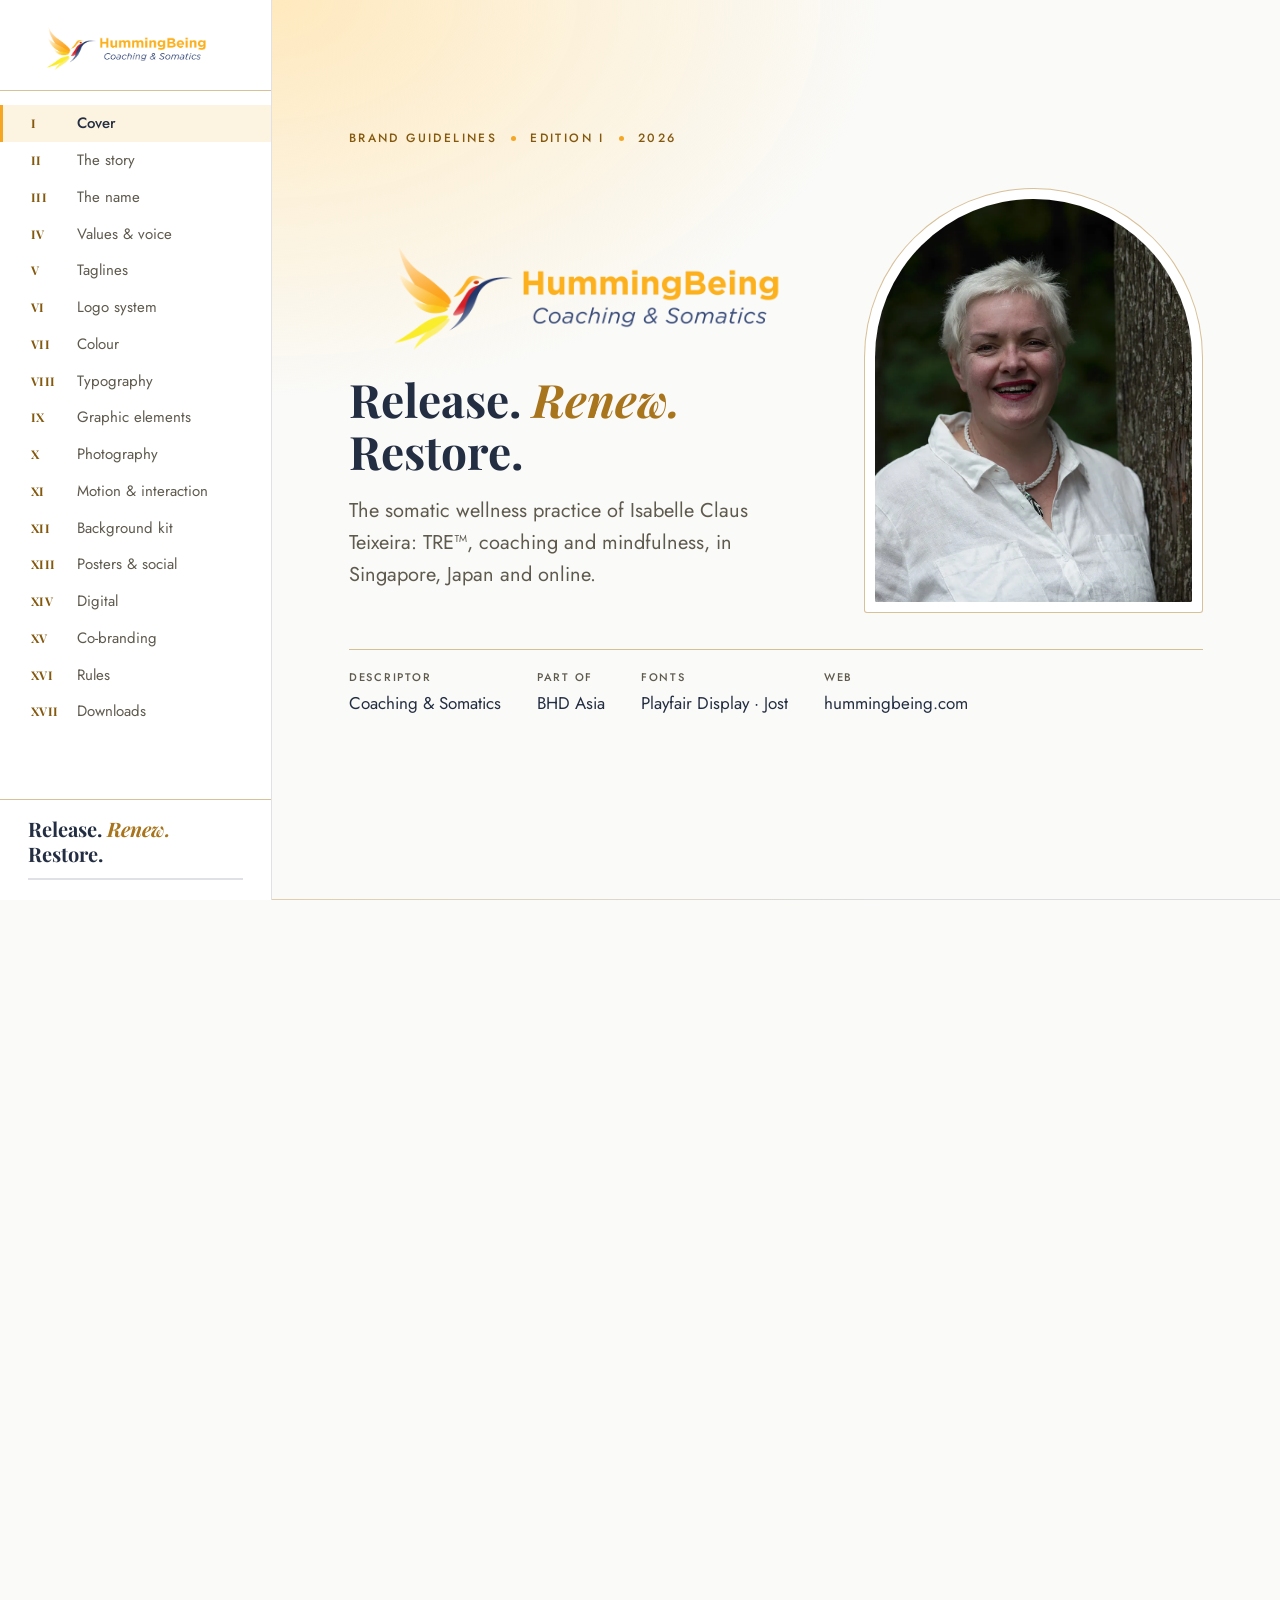
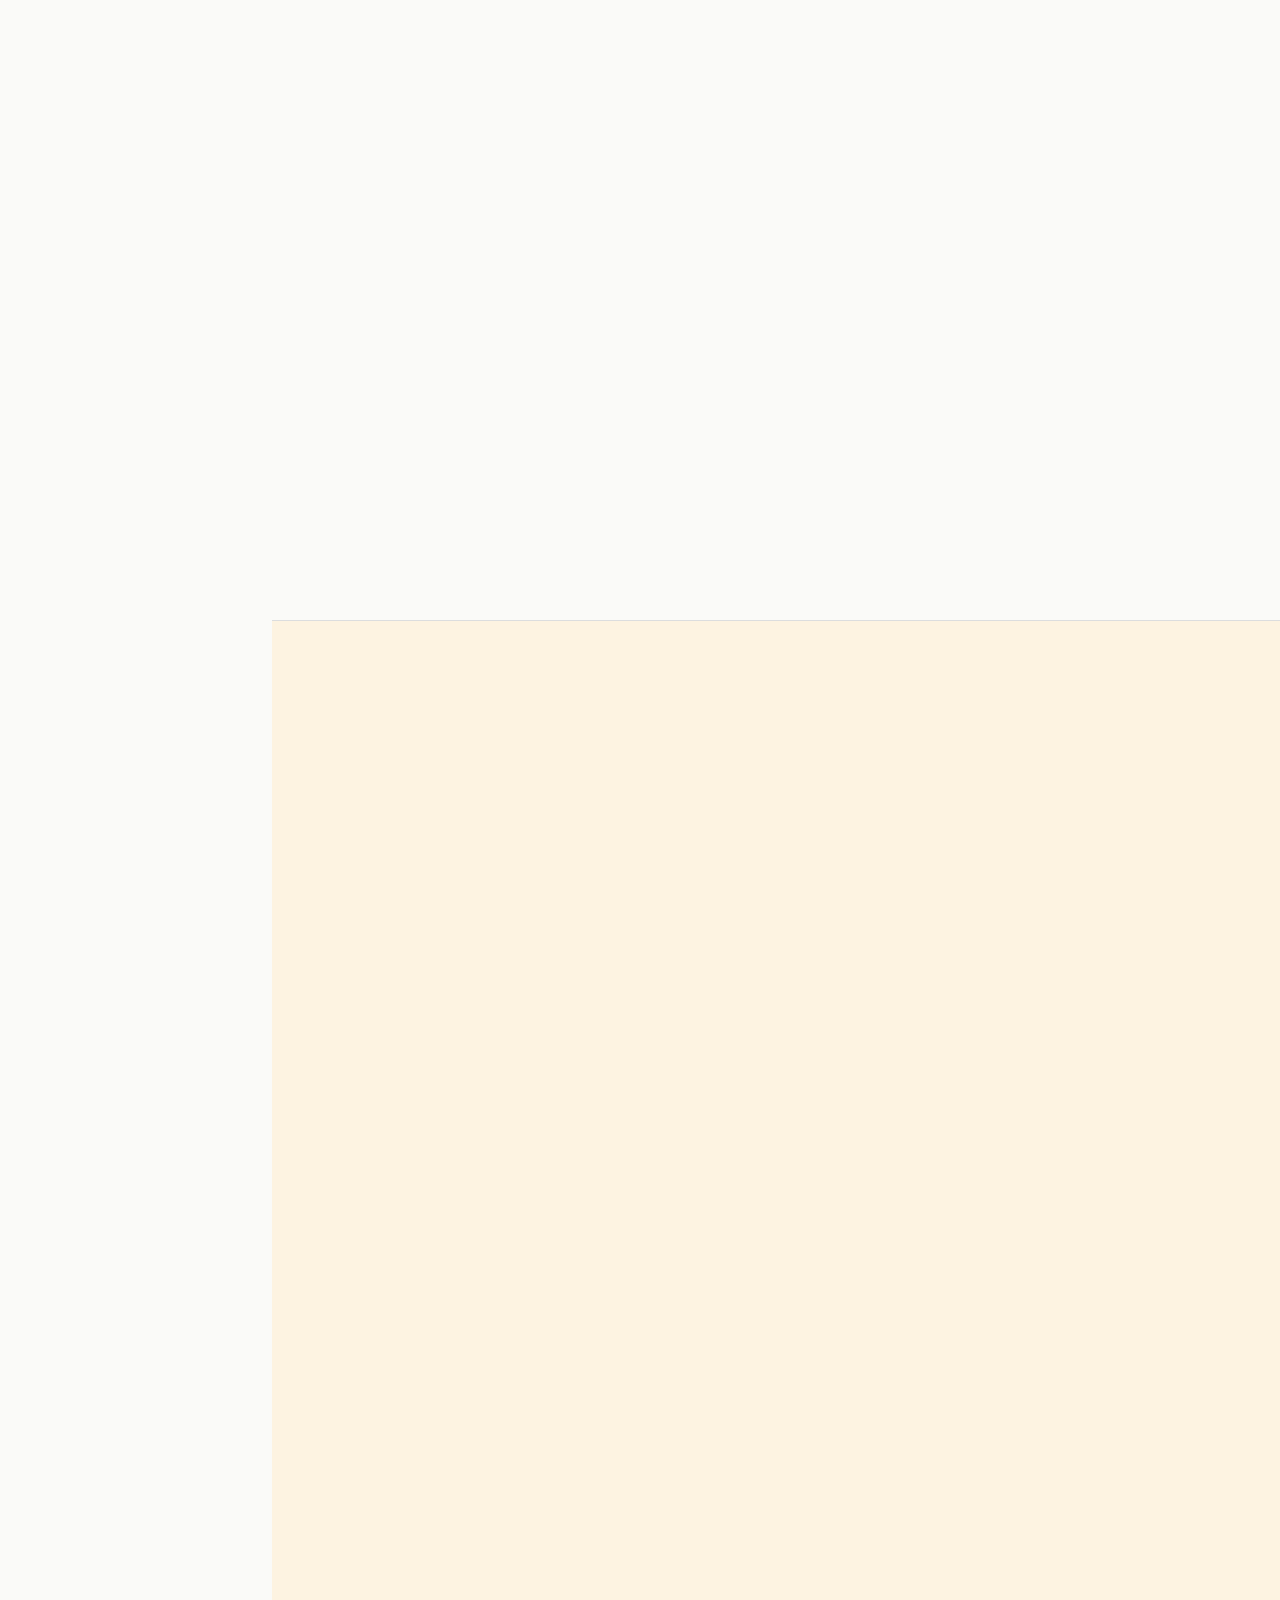
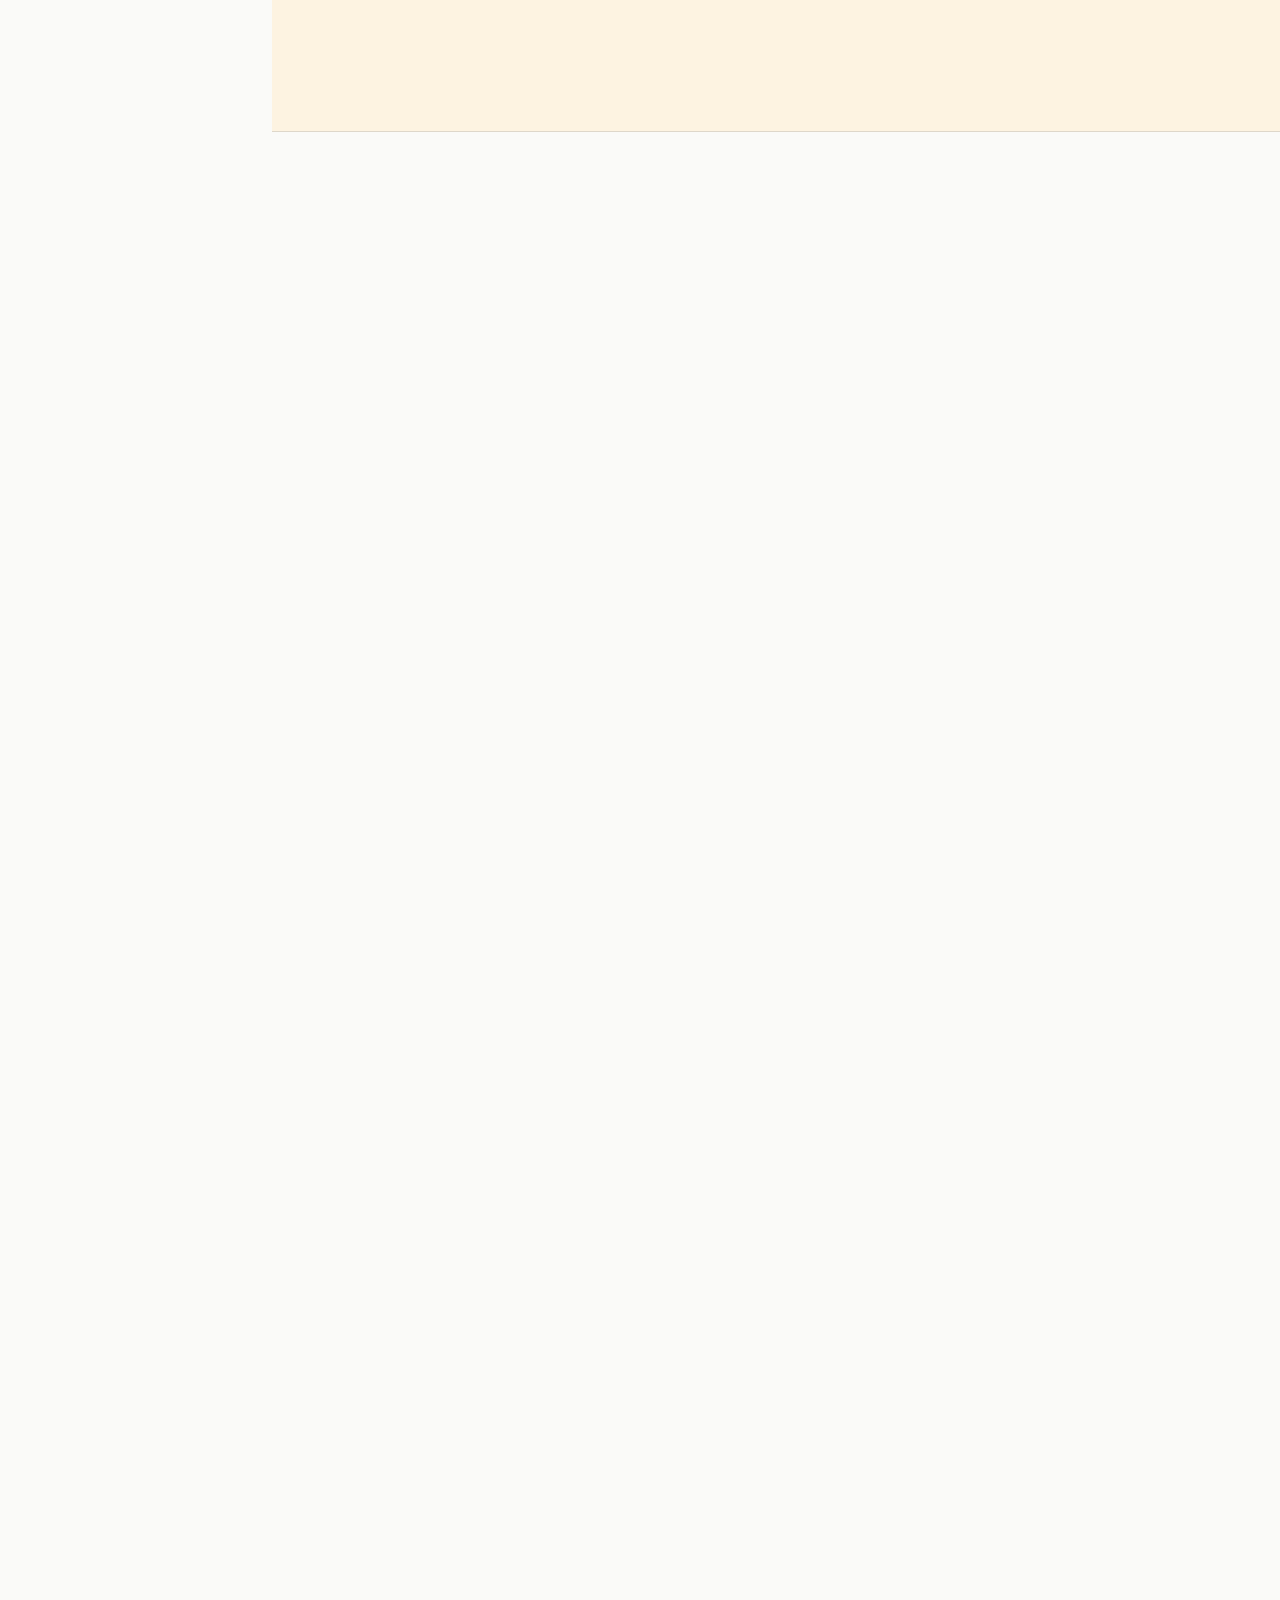
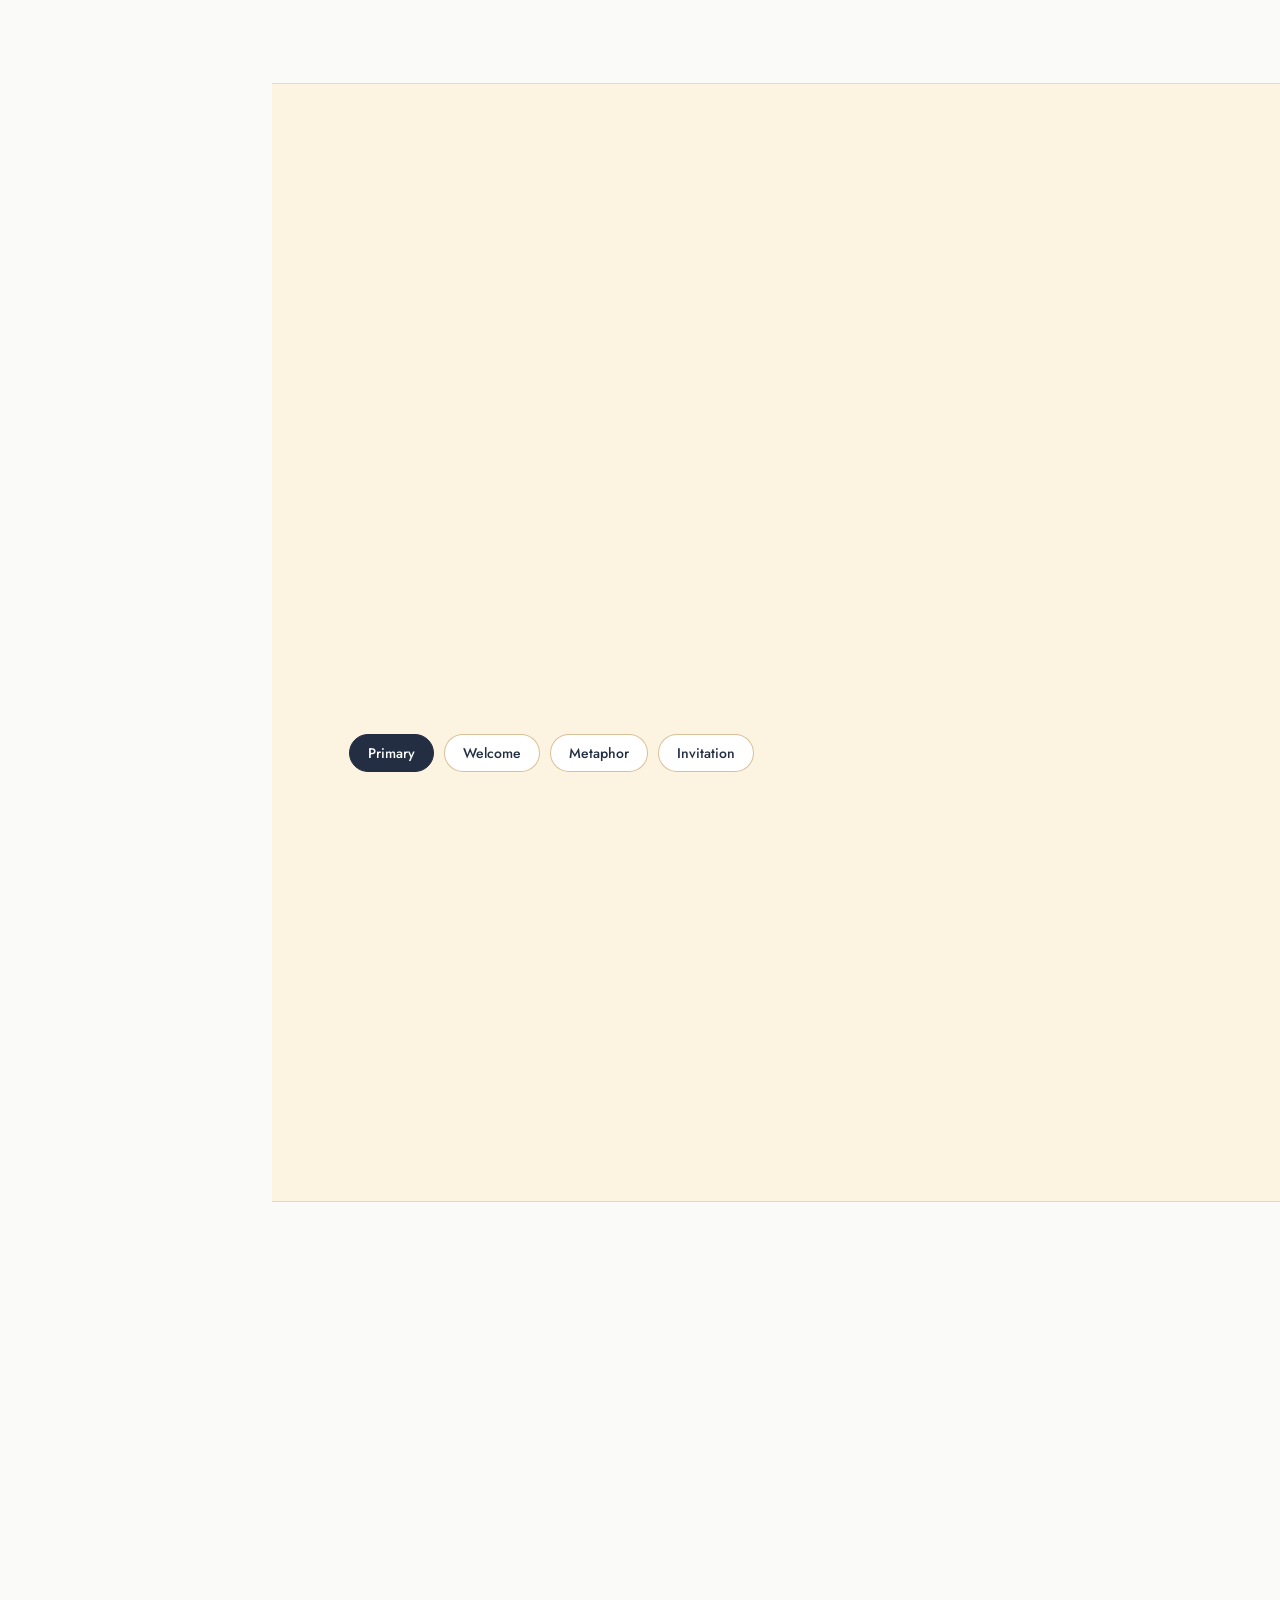
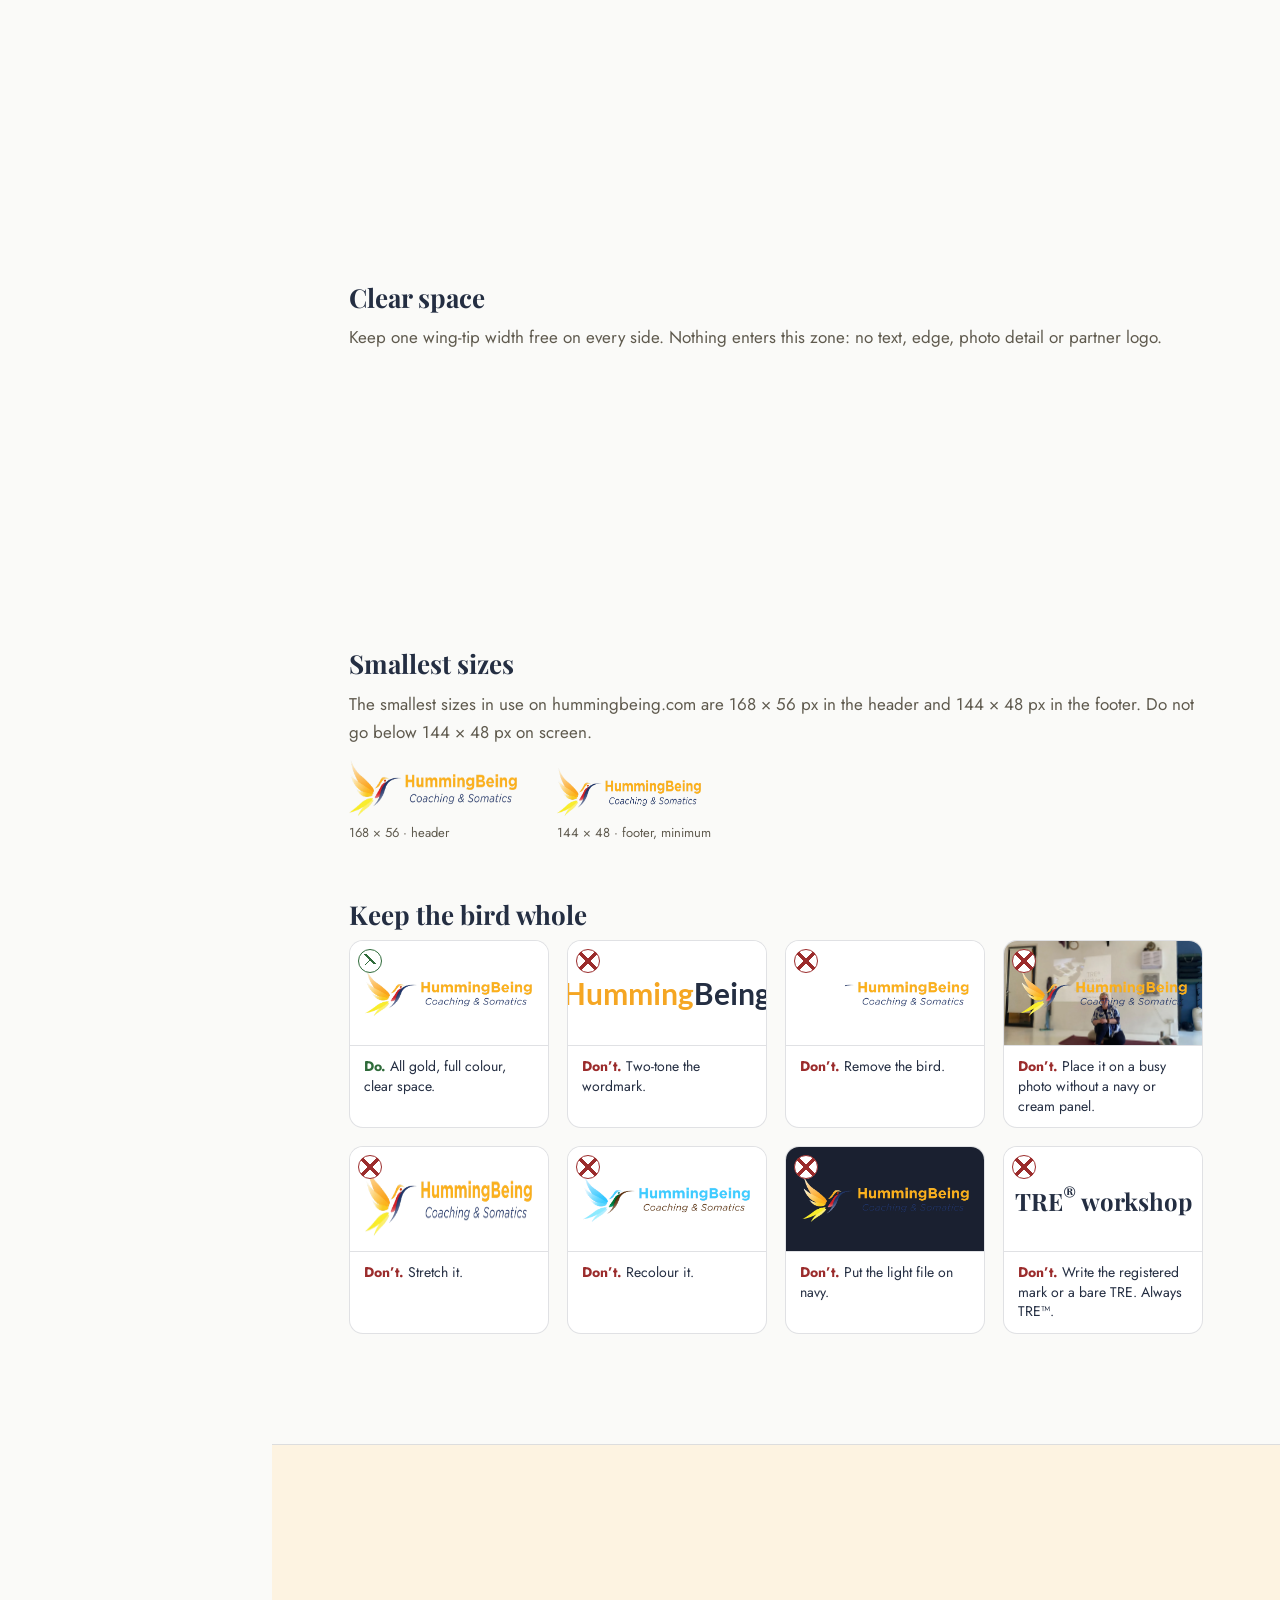
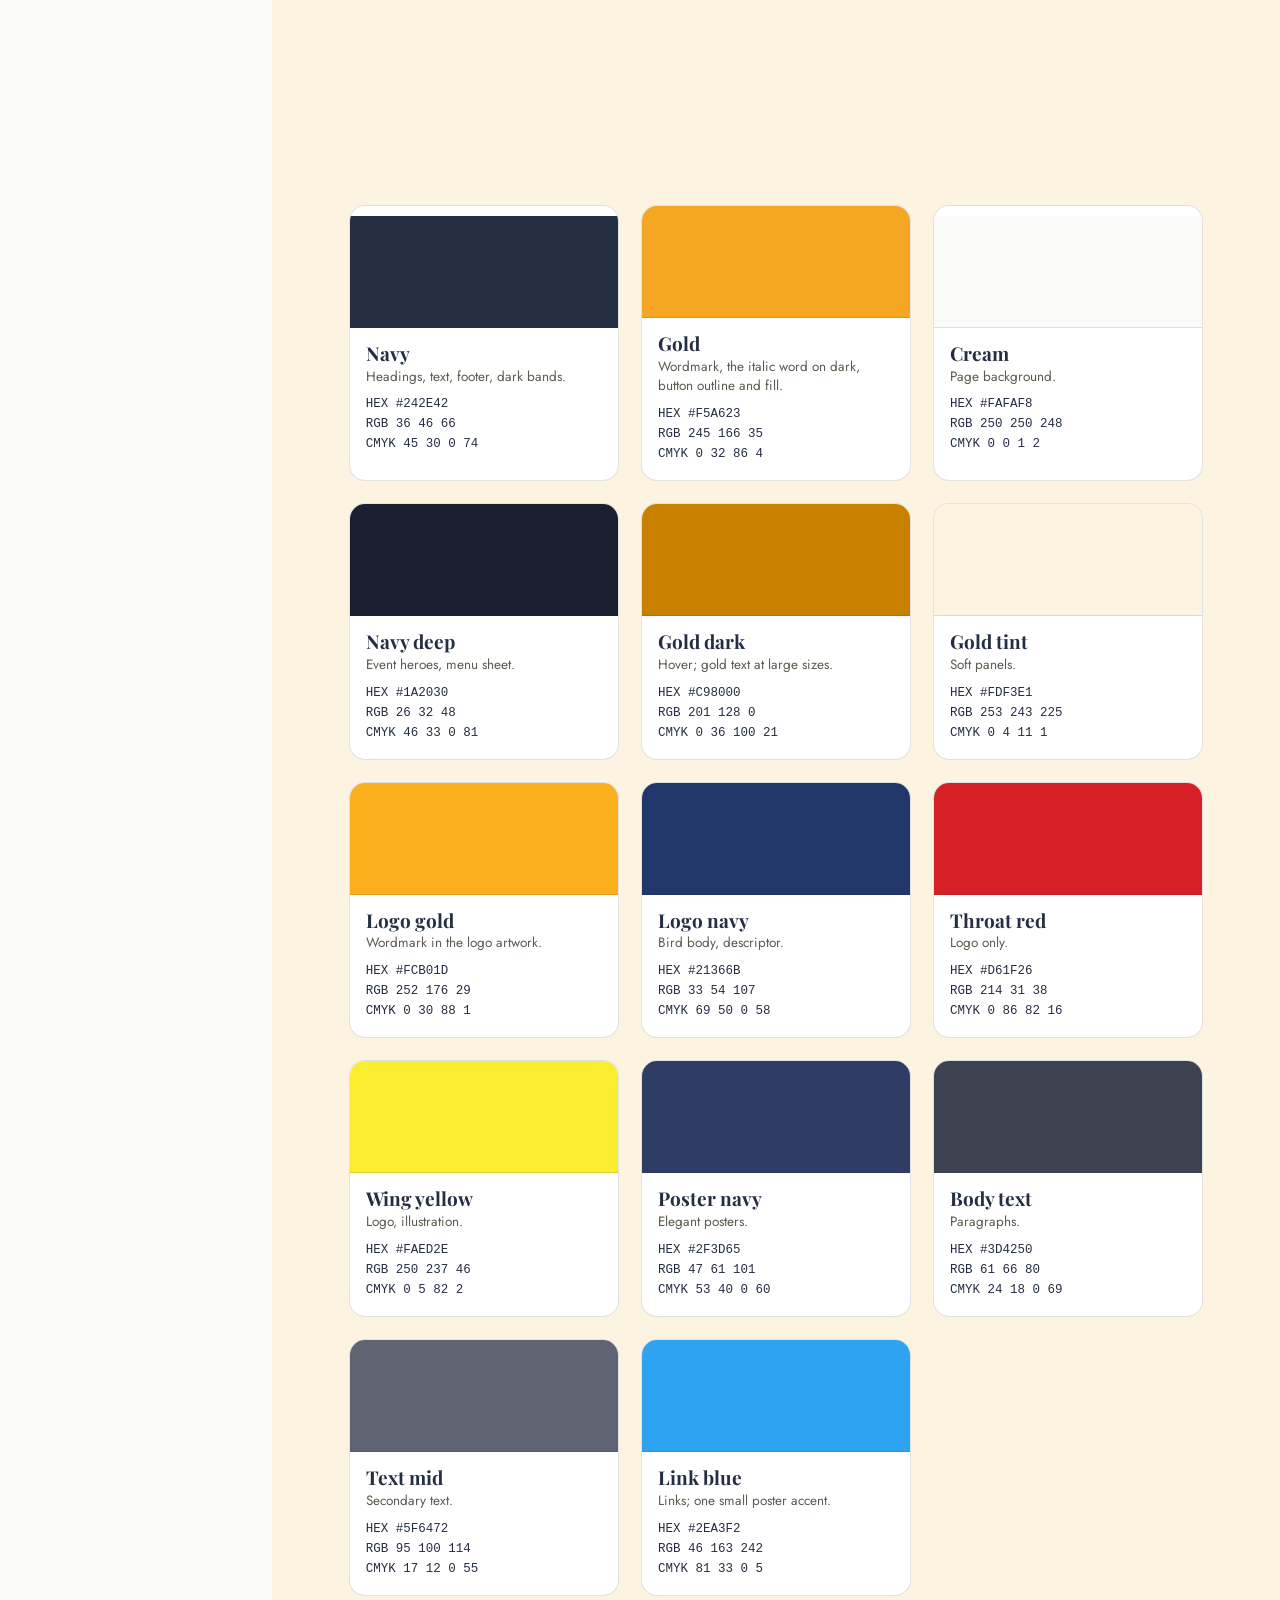
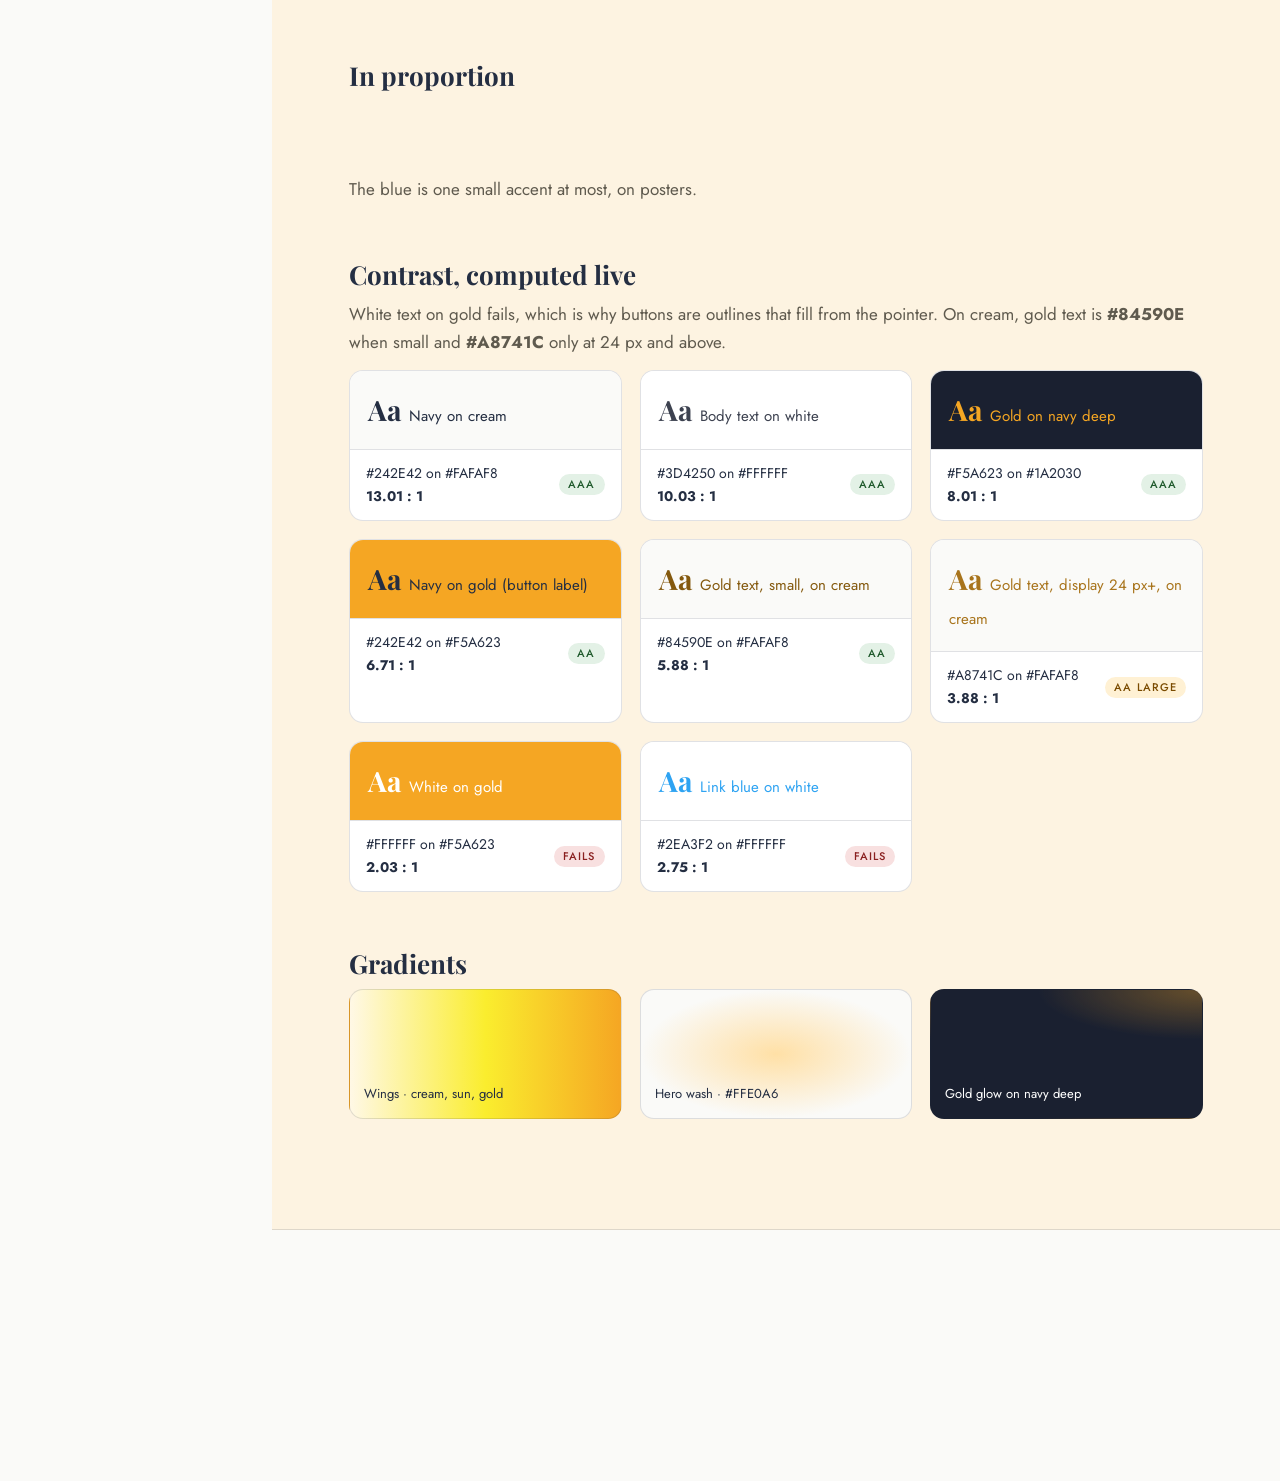
<file: index.html>
<!doctype html>
<html lang="en-GB"><head><meta charset="utf-8"><meta name="robots" content="noindex,nofollow"><meta name="color-scheme" content="light">
<meta http-equiv="refresh" content="0; url=brand/index.html"><title>HummingBeing brand guidelines</title></head>
<body><p><a href="brand/index.html">Open the HummingBeing brand guidelines</a></p></body></html>
</file>
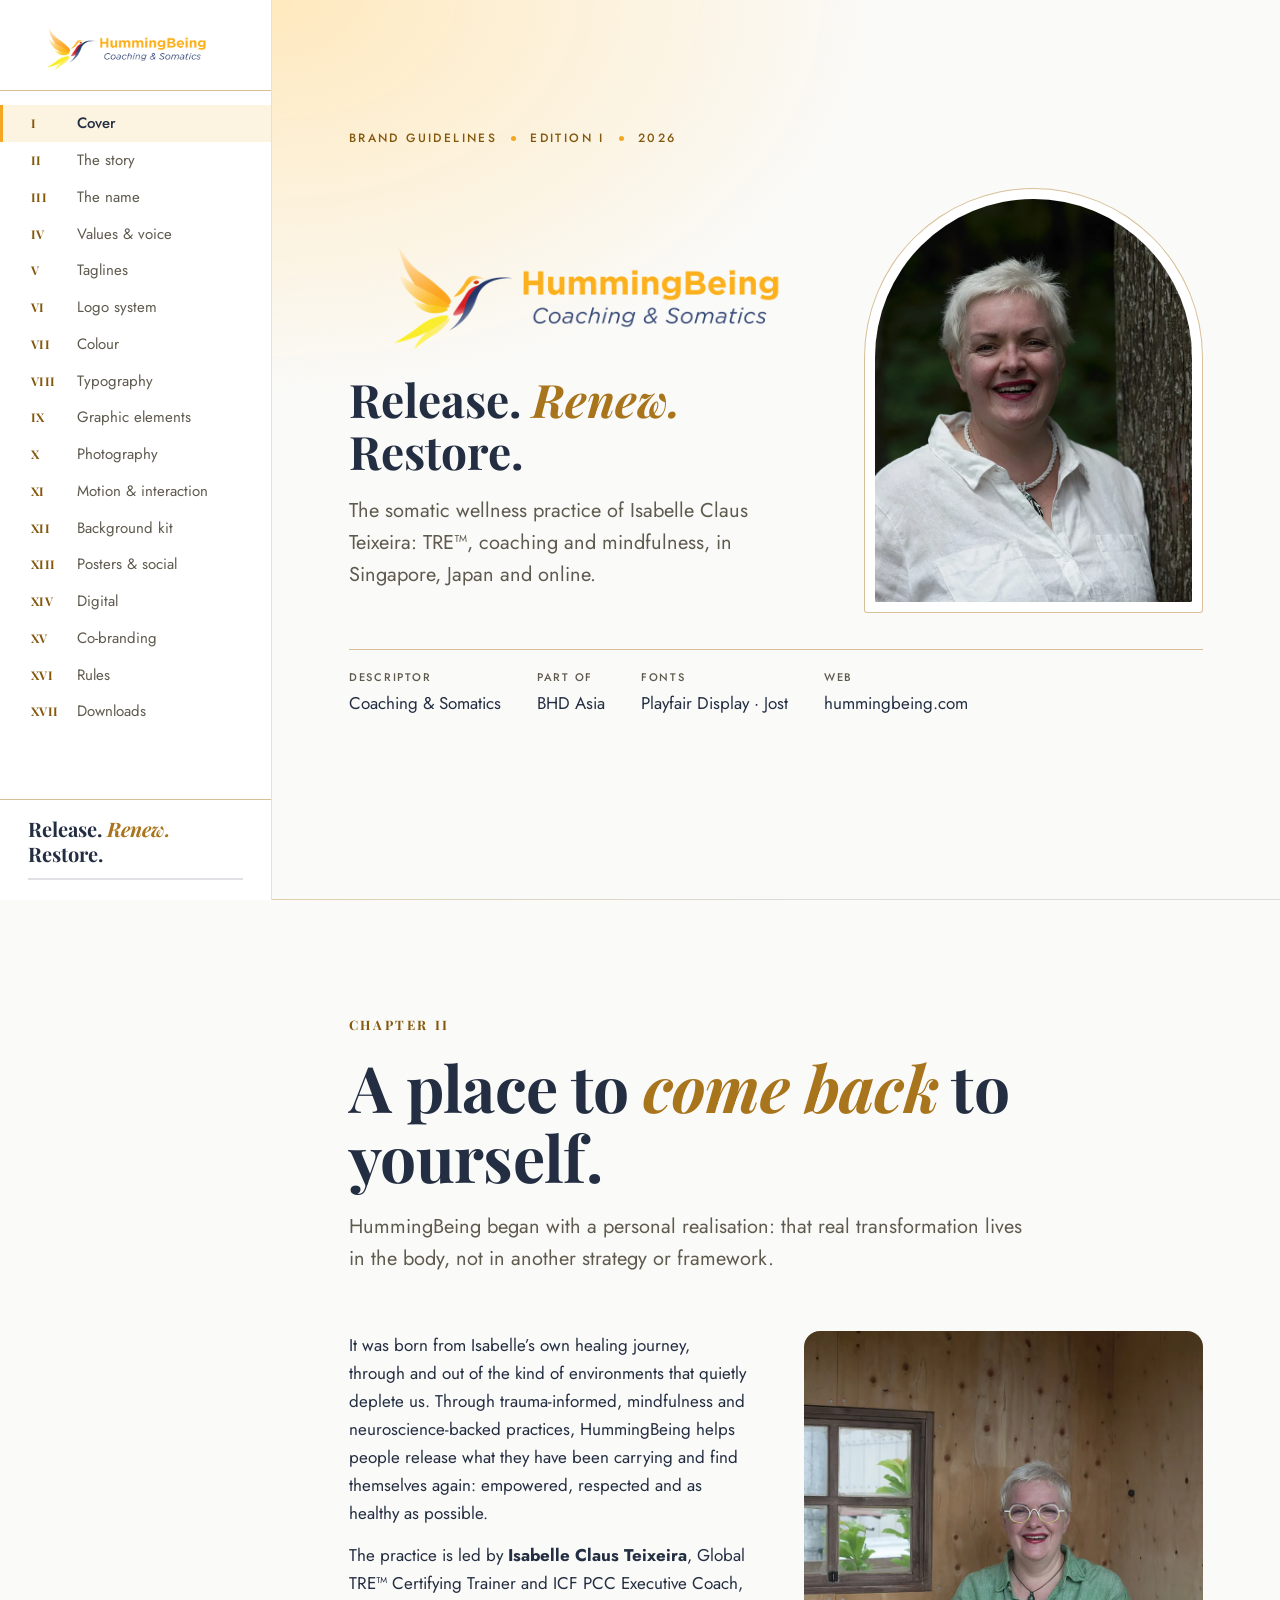
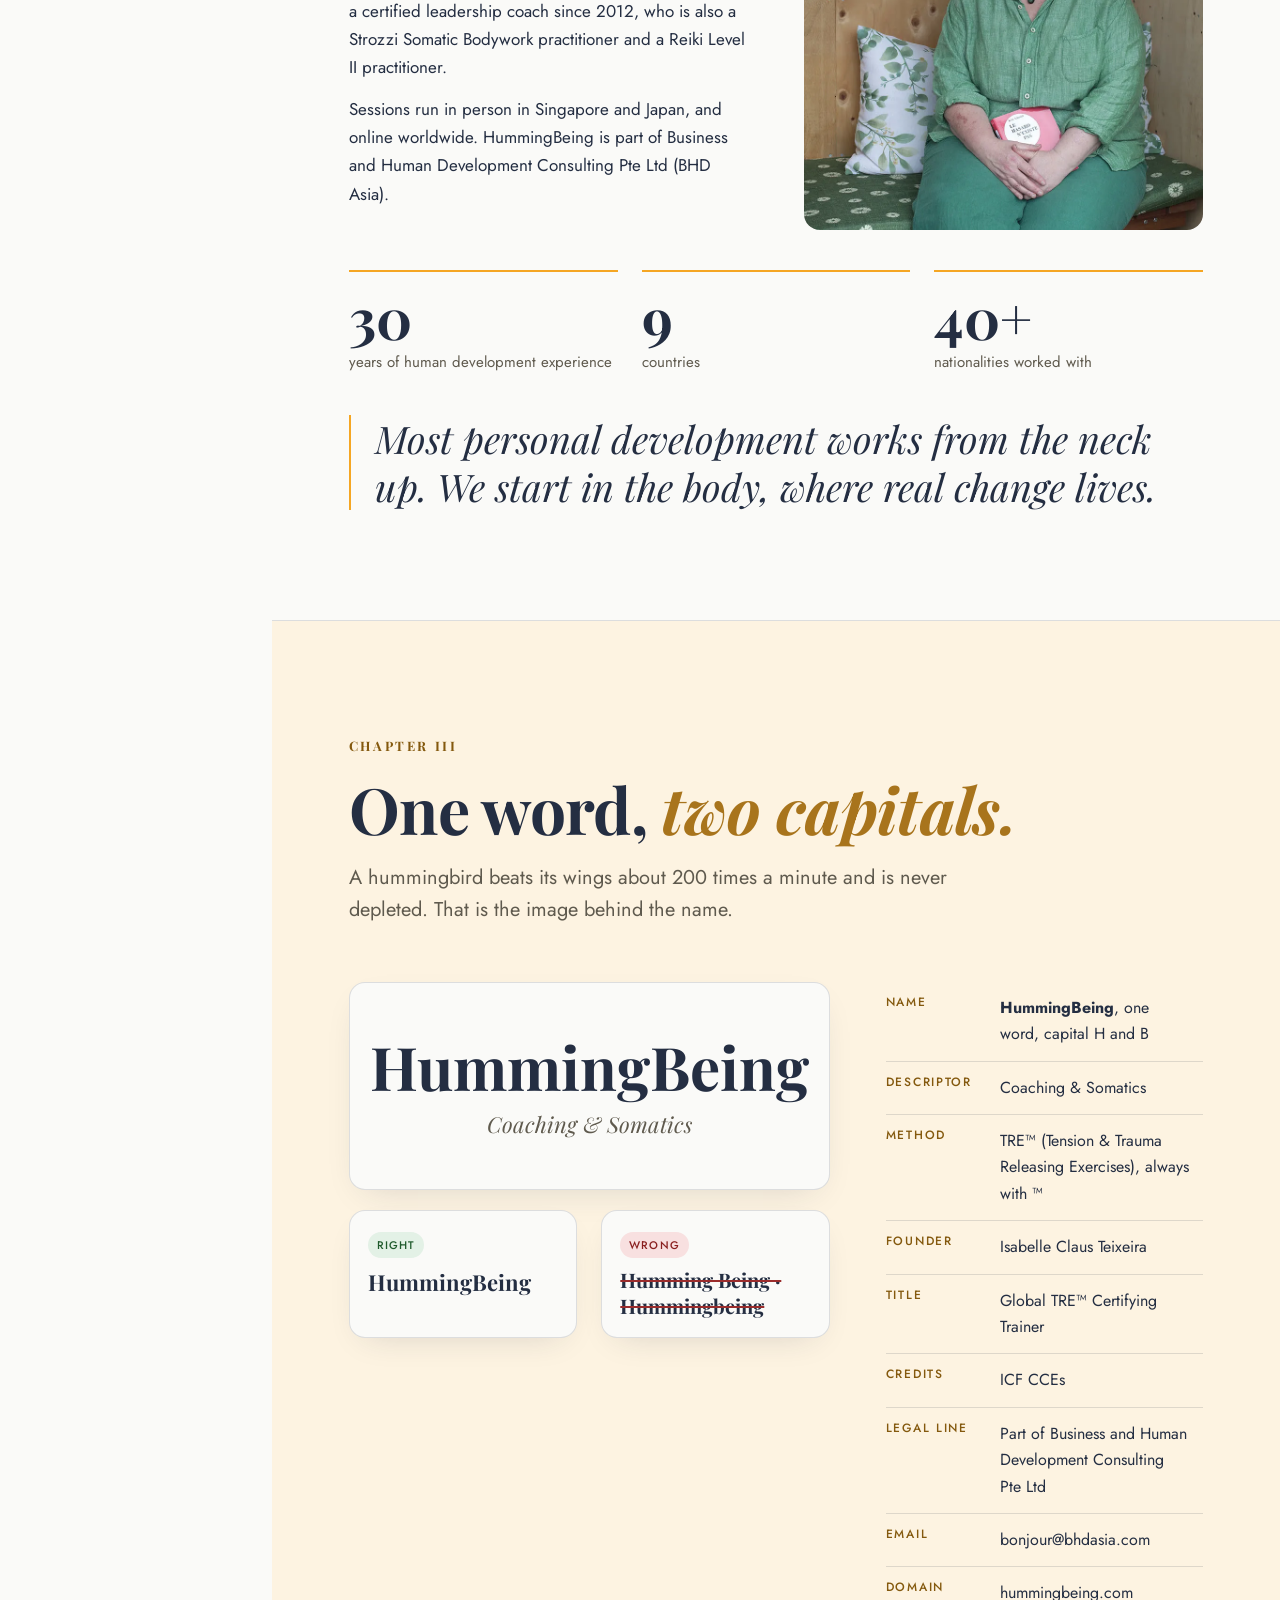
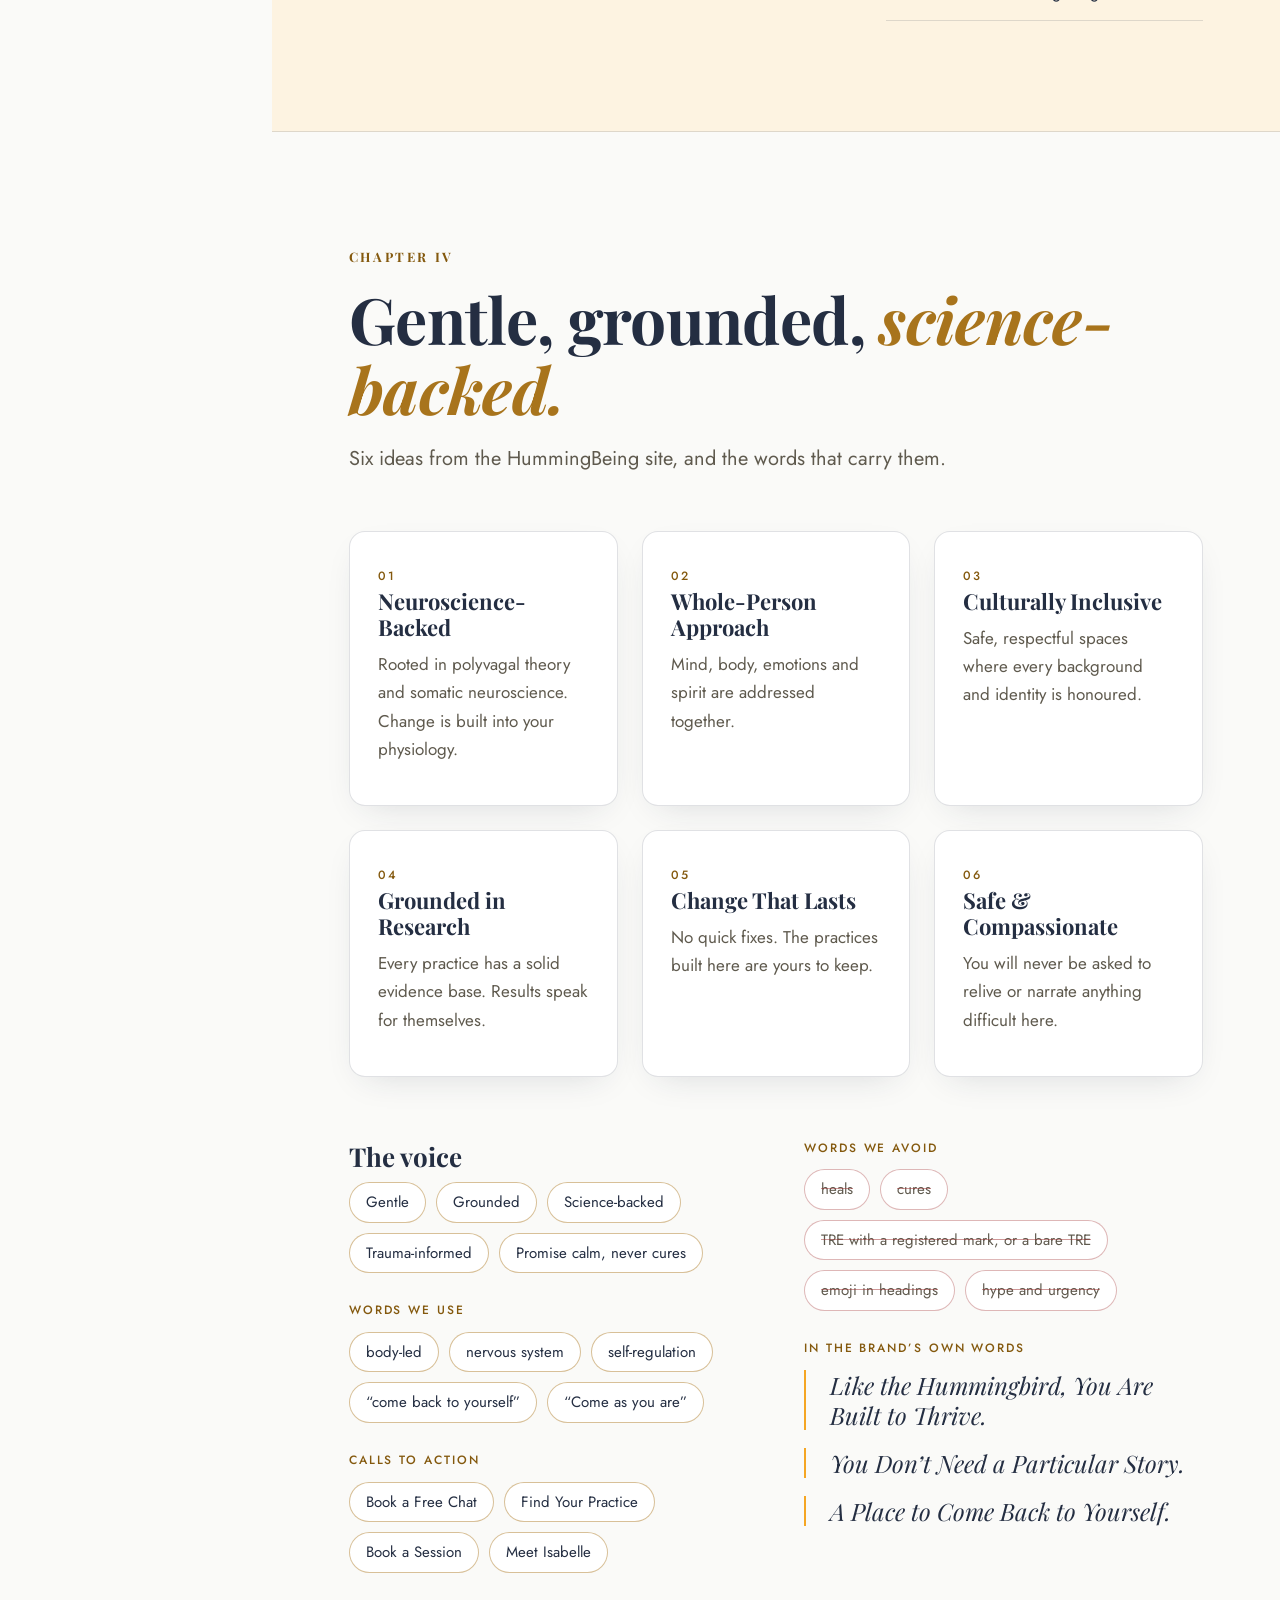
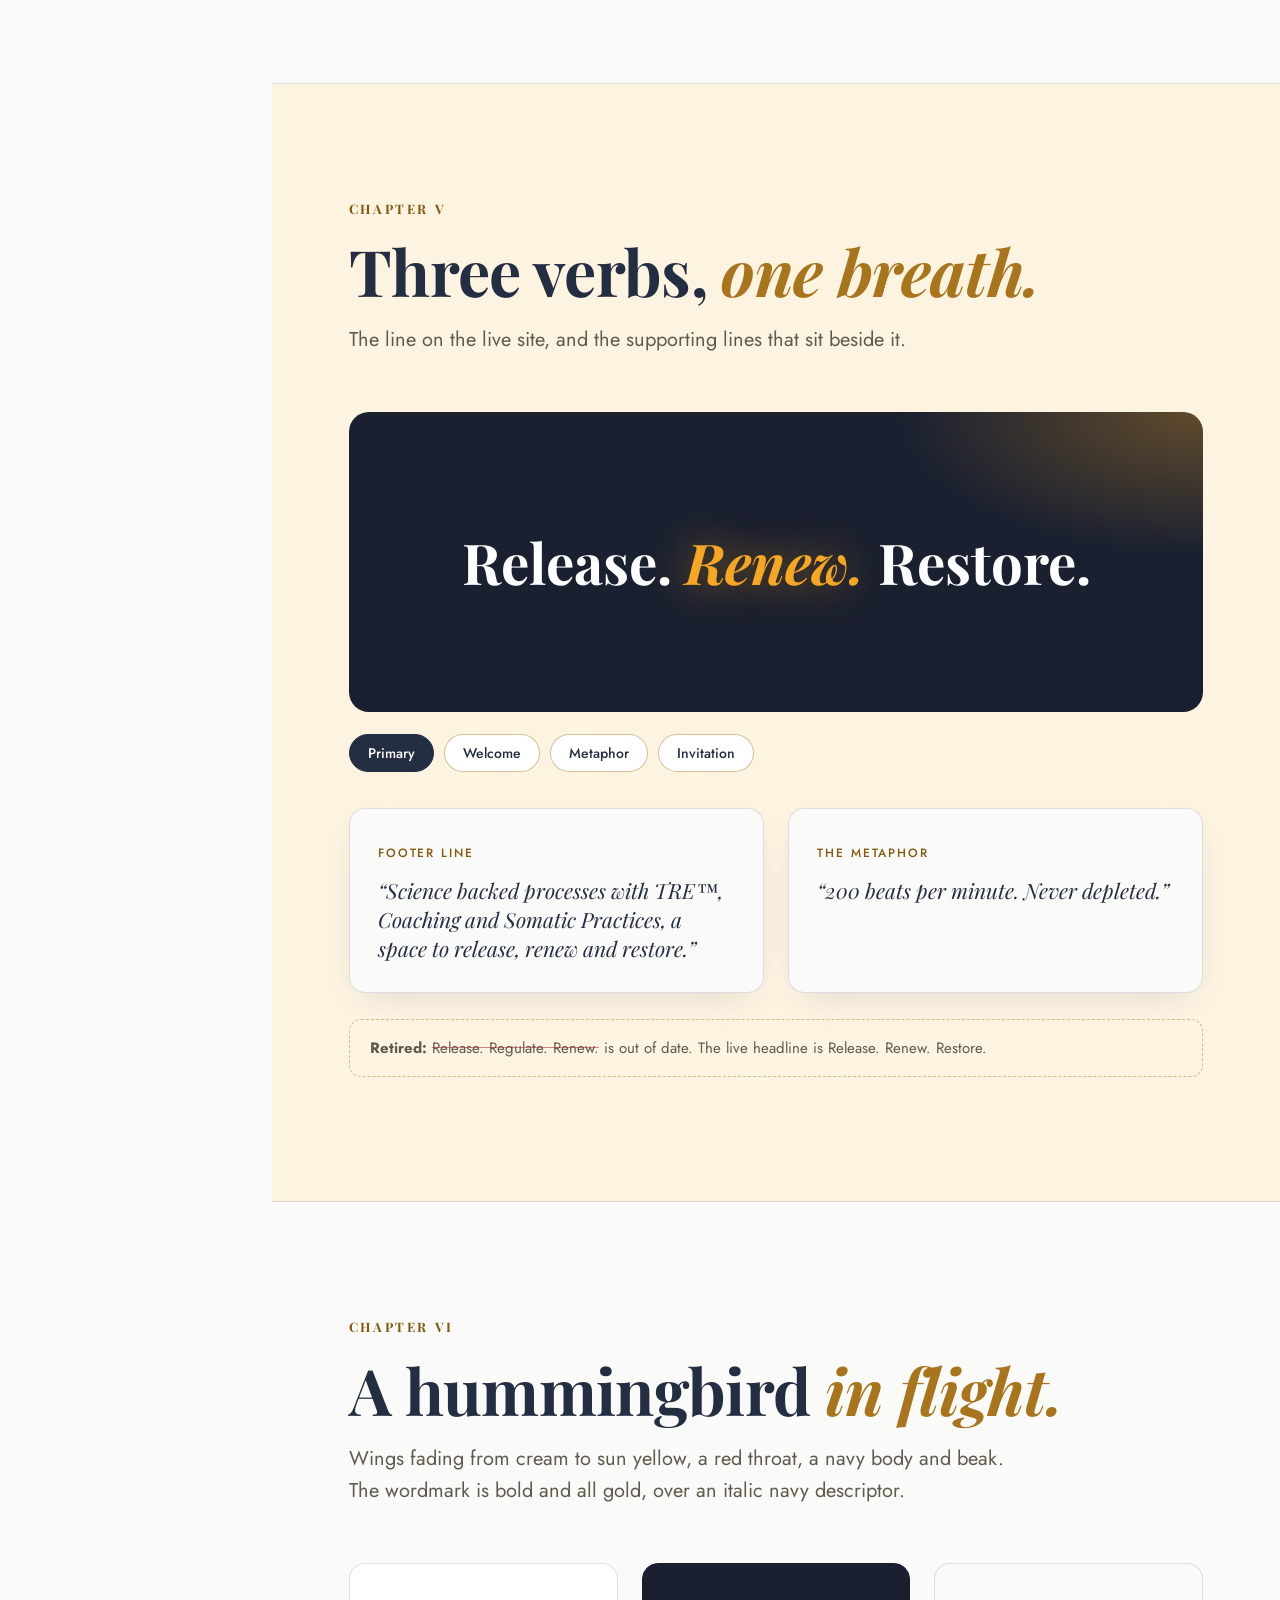
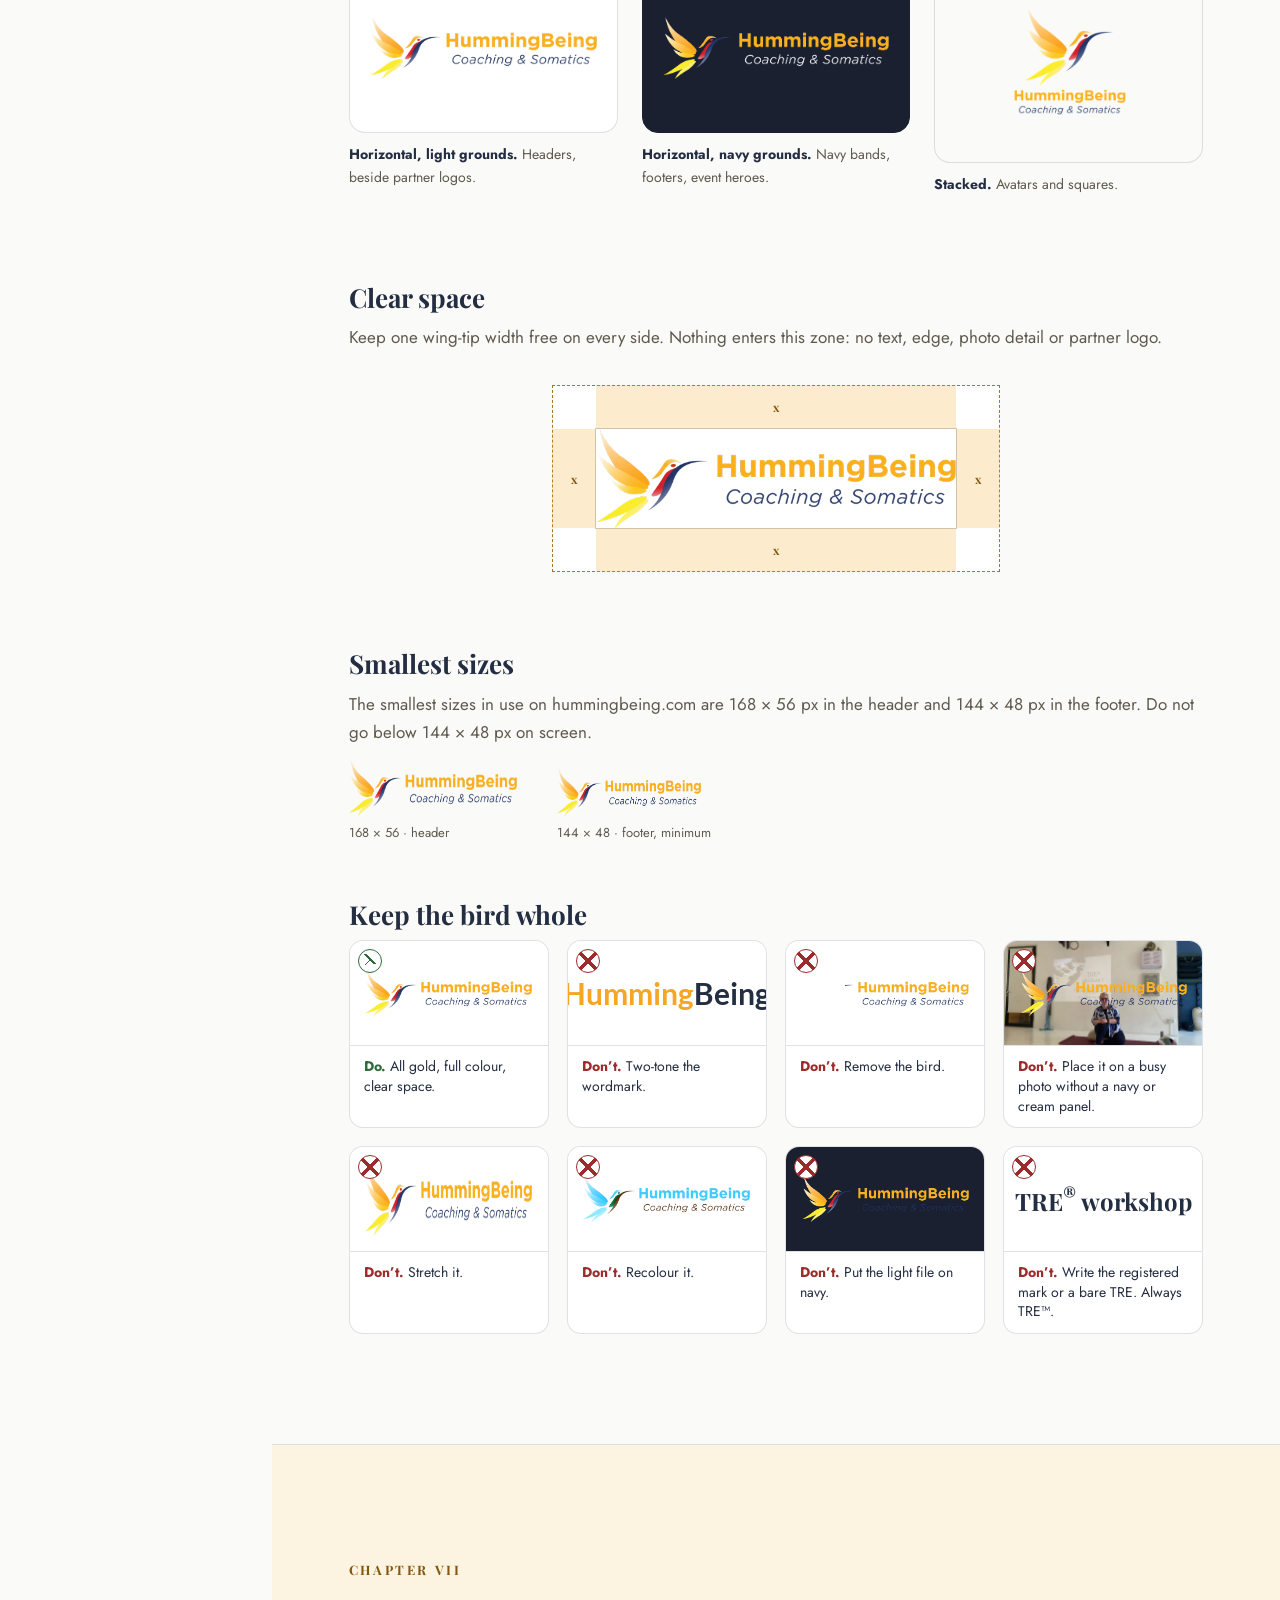
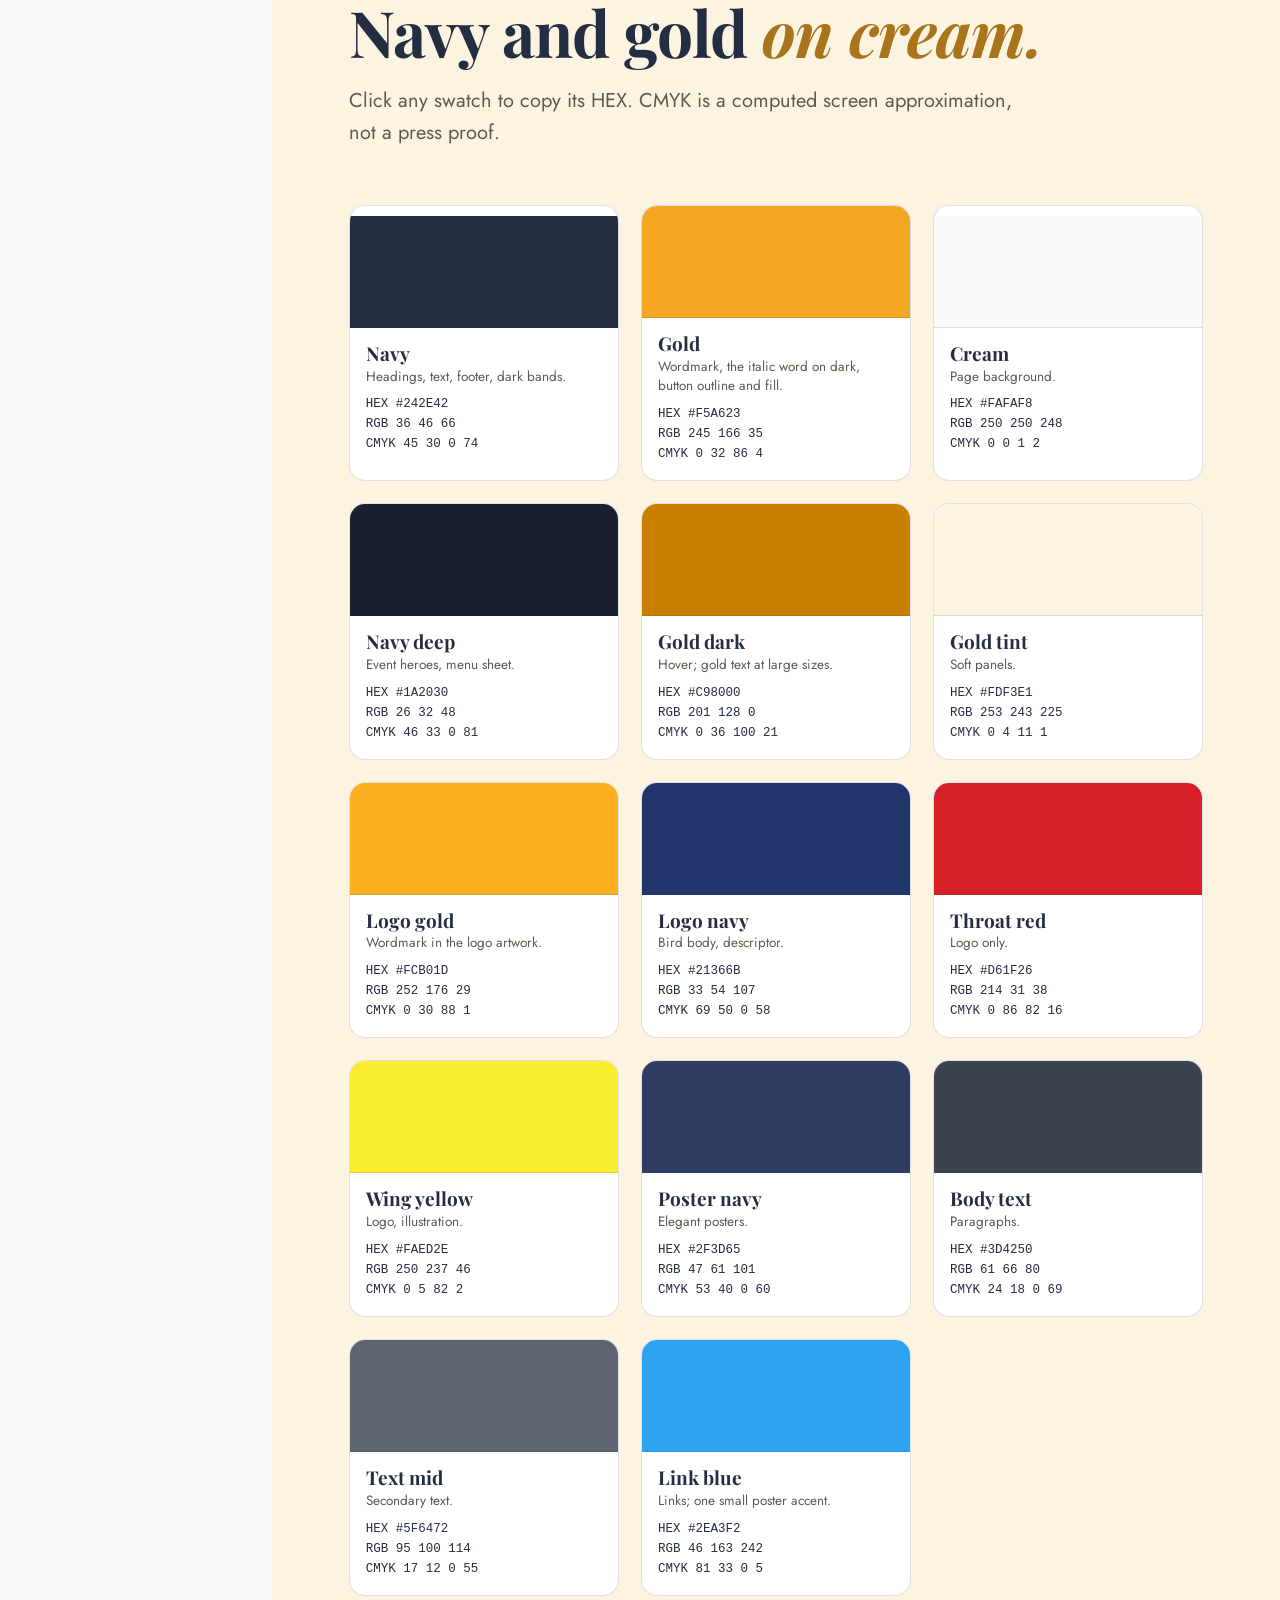
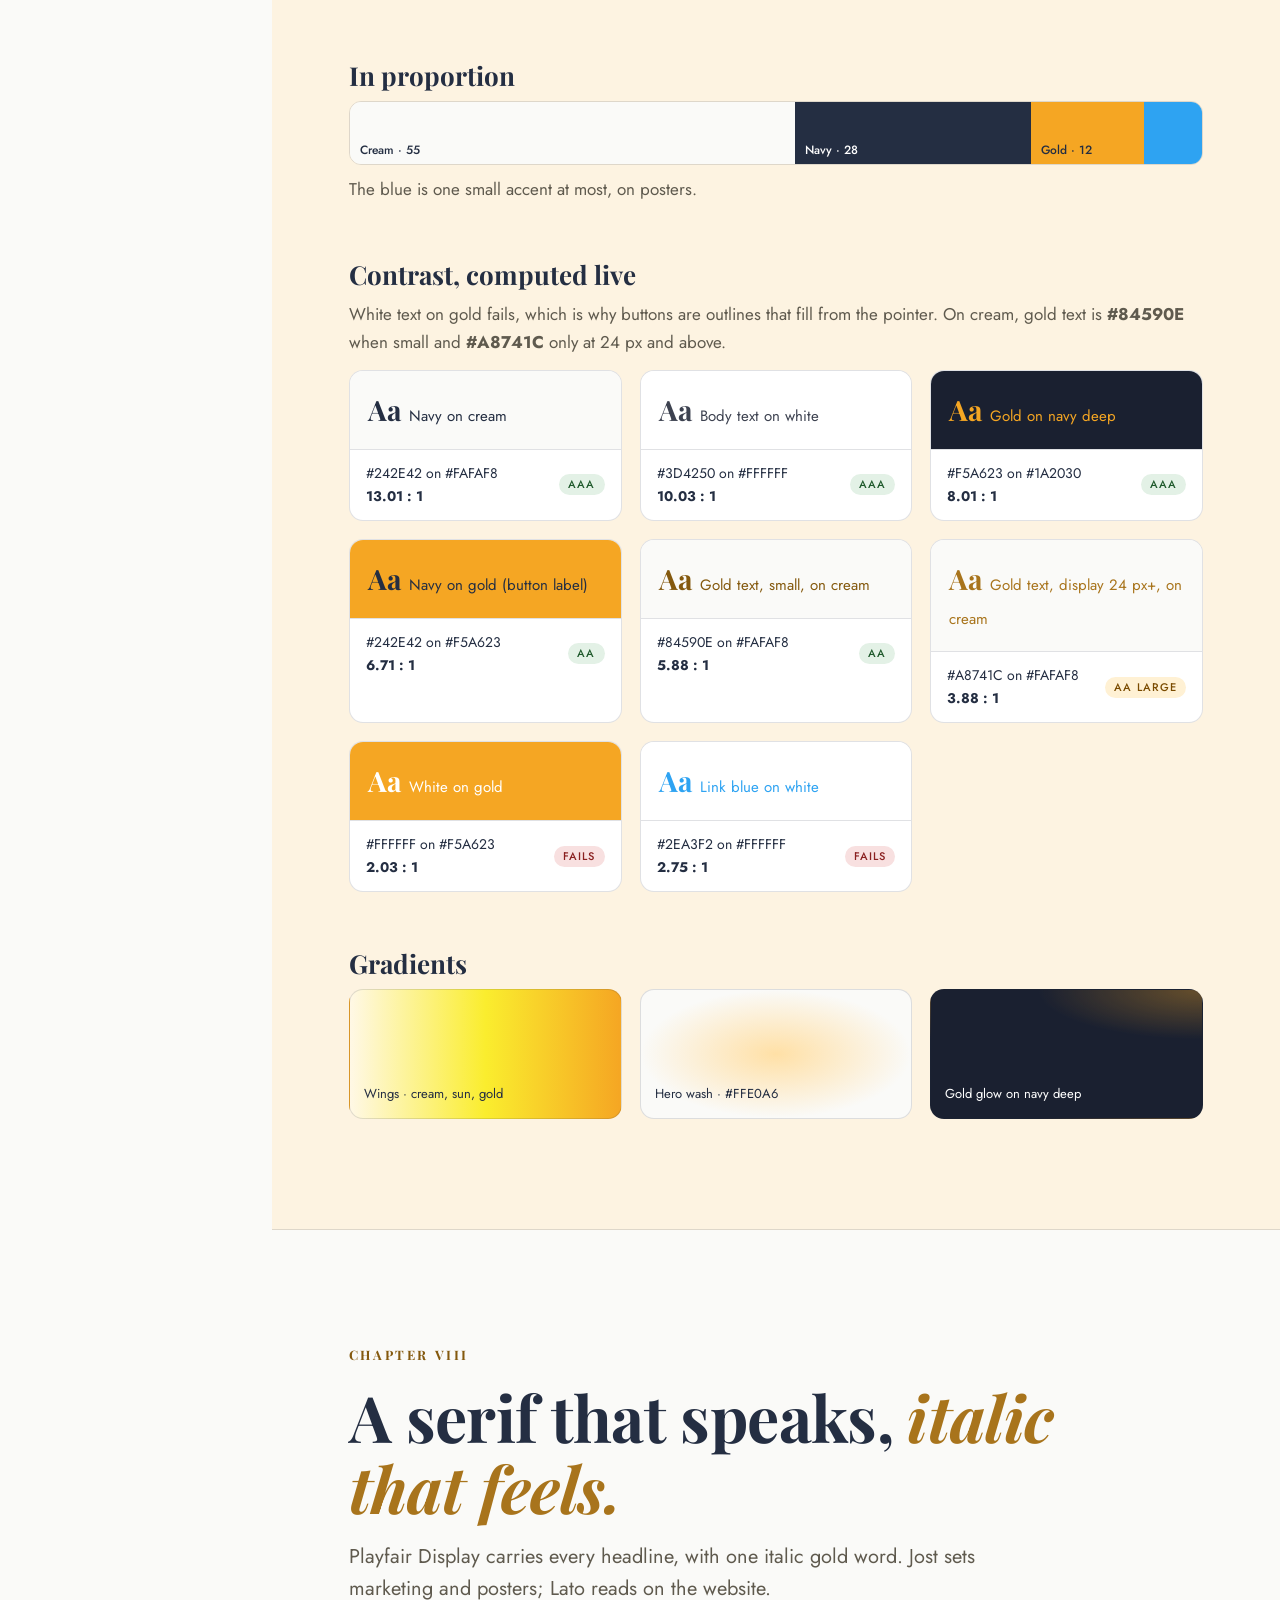
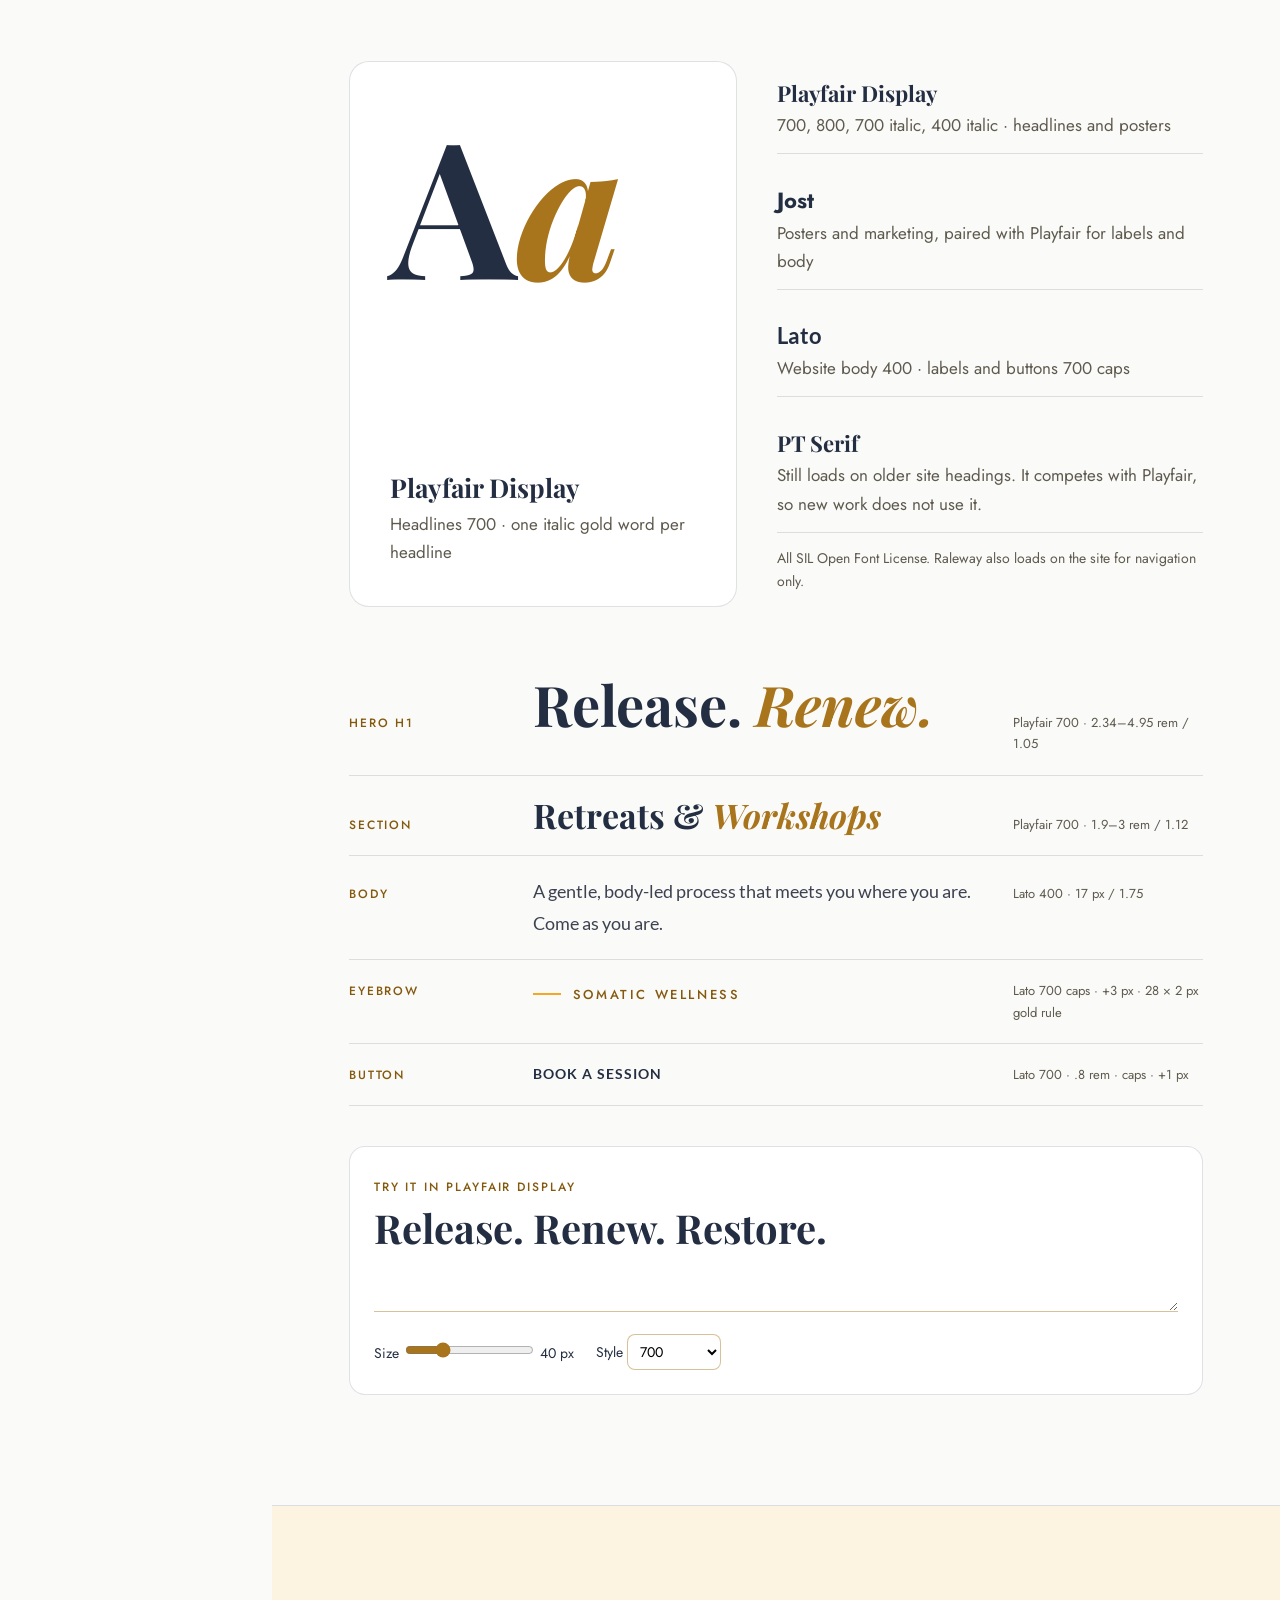
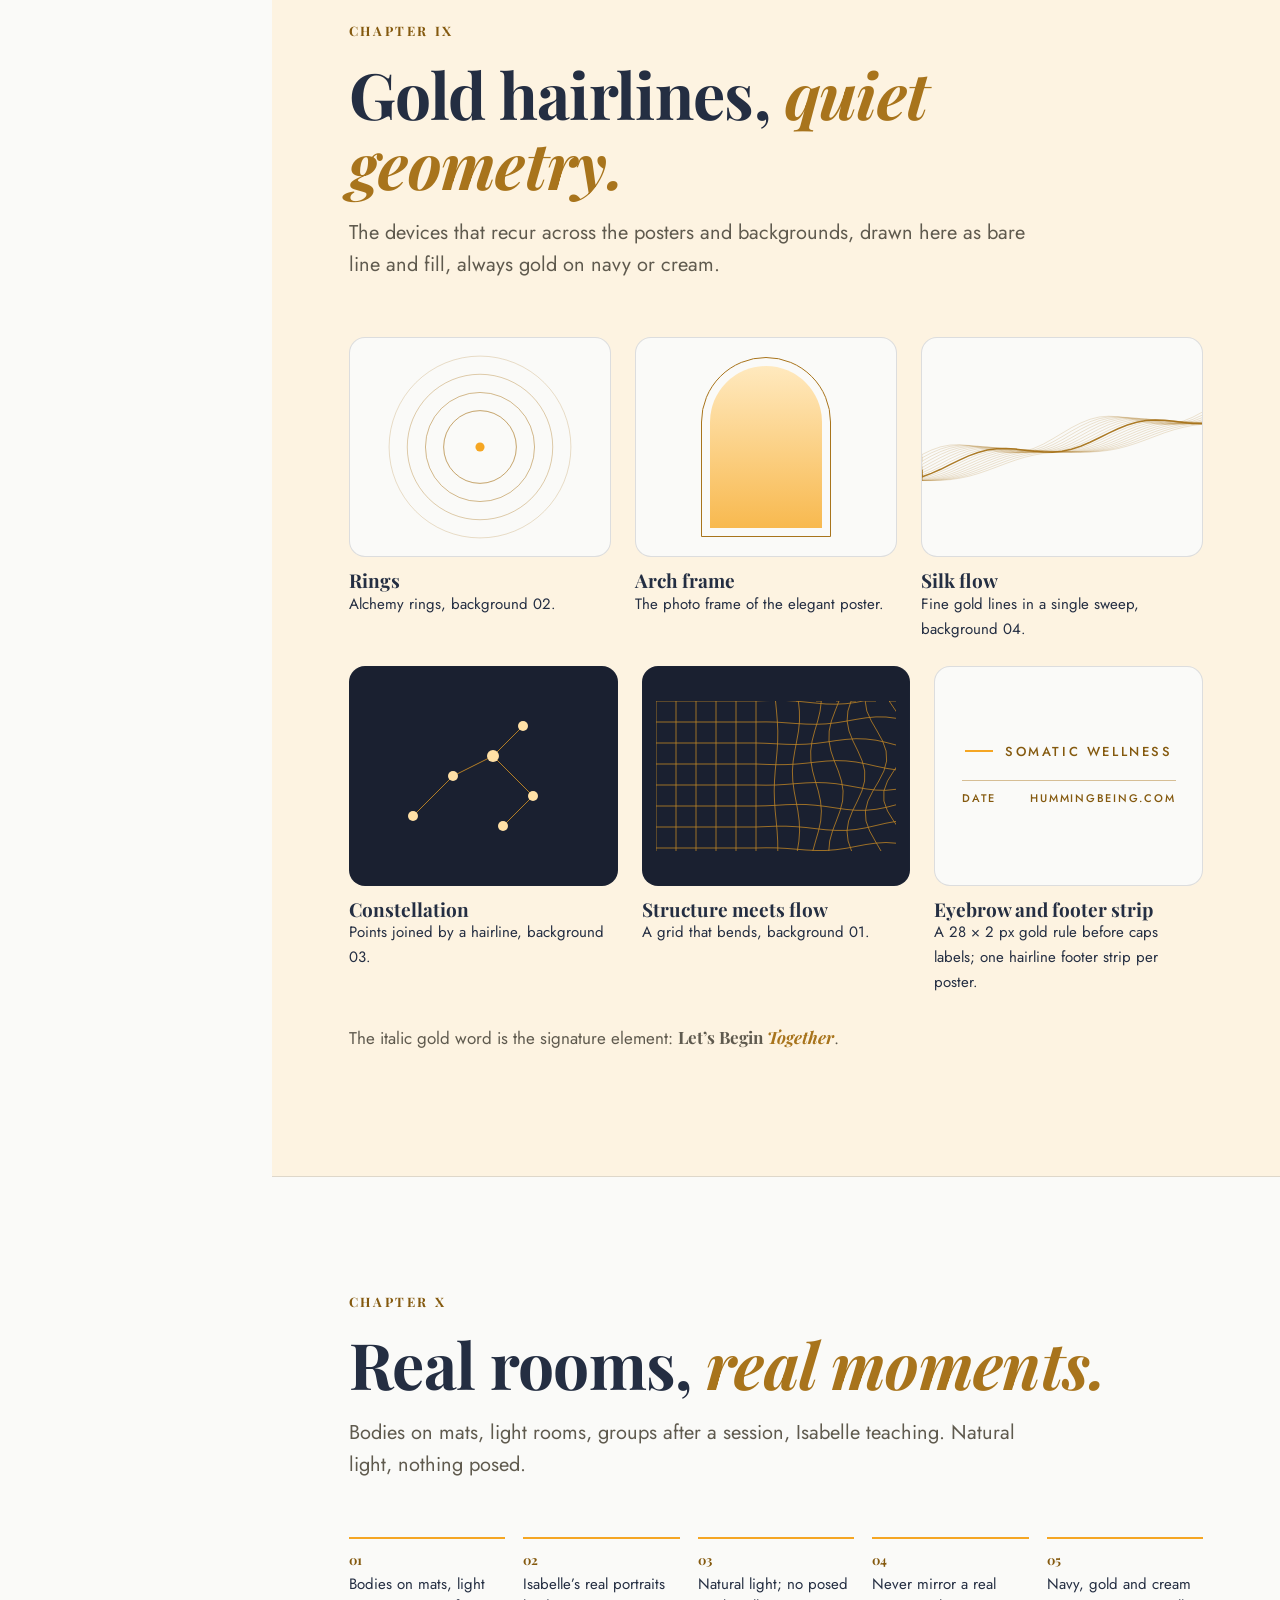
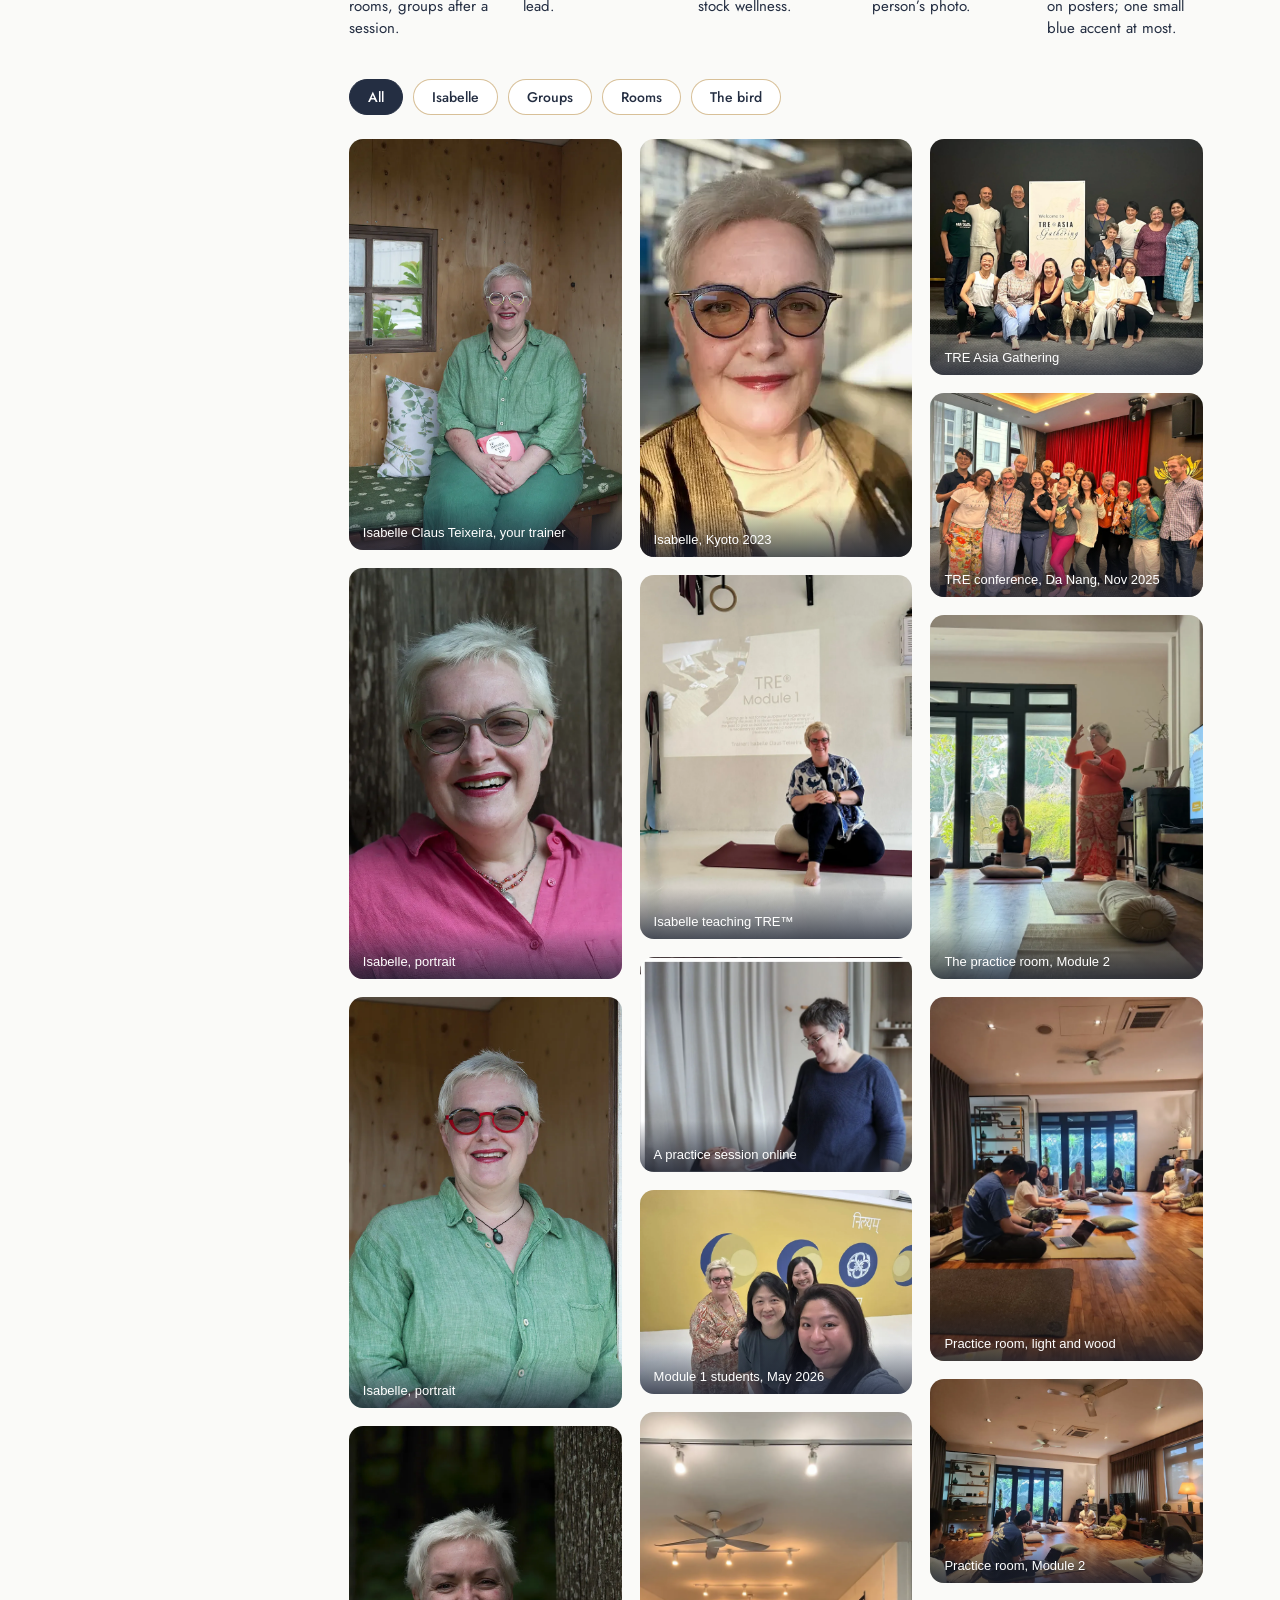
<file: brand/index.html>
<!doctype html>
<html lang="en-GB" class="no-js"><head><meta charset="utf-8">
<meta name="robots" content="noindex,nofollow"><meta name="color-scheme" content="light">
<meta name="viewport" content="width=device-width,initial-scale=1">
<title>HummingBeing Brand Guidelines</title>
<meta name="description" content="Brand guidelines, Edition I, for HummingBeing, Coaching &amp; Somatics: story, name, voice, logo, colour, type, photography and marketing materials.">
<meta name="theme-color" content="#FAFAF8">
<link rel="icon" href="logo/favicon.svg" type="image/svg+xml">
<link rel="stylesheet" href="brand.css">
<script>document.documentElement.className='js'</script></head><body>
<a class="skip" href="#main">Skip to the guidelines</a>
<nav class="rail" id="rail" aria-label="Chapters">
 <a class="rail-mark" href="#cover" aria-label="HummingBeing, back to the cover"><img src="logo/hummingbeing-logo-horizontal-light-2048.png" alt="HummingBeing, Coaching &amp; Somatics" width="190" height="46"></a>
 <button class="topbar" id="menuBtn" aria-expanded="false" aria-controls="railList">Menu</button>
 <ol class="rail-list" id="railList"><li><a href="#cover"><b>I</b><span>Cover</span></a></li><li><a href="#story"><b>II</b><span>The story</span></a></li><li><a href="#name"><b>III</b><span>The name</span></a></li><li><a href="#voice"><b>IV</b><span>Values &amp; voice</span></a></li><li><a href="#taglines"><b>V</b><span>Taglines</span></a></li><li><a href="#logo"><b>VI</b><span>Logo system</span></a></li><li><a href="#colour"><b>VII</b><span>Colour</span></a></li><li><a href="#type"><b>VIII</b><span>Typography</span></a></li><li><a href="#elements"><b>IX</b><span>Graphic elements</span></a></li><li><a href="#photo"><b>X</b><span>Photography</span></a></li><li><a href="#motion"><b>XI</b><span>Motion &amp; interaction</span></a></li><li><a href="#grounds"><b>XII</b><span>Background kit</span></a></li><li><a href="#posters"><b>XIII</b><span>Posters &amp; social</span></a></li><li><a href="#digital"><b>XIV</b><span>Digital</span></a></li><li><a href="#cobrand"><b>XV</b><span>Co-branding</span></a></li><li><a href="#rules"><b>XVI</b><span>Rules</span></a></li><li><a href="#downloads"><b>XVII</b><span>Downloads</span></a></li></ol>
 <div class="rail-foot"><p>Release. <em>Renew.</em> Restore.</p><div class="rail-prog" aria-hidden="true"><i id="prog"></i></div></div>
</nav>
<main id="main">

<section class="ch cover" id="cover" aria-label="Cover"><div class="ch-in">
 <div class="cover-top"><span>Brand guidelines</span><i></i><span>Edition I</span><i></i><span>2026</span></div>
 <div class="cover-grid"><div>
  <h1 style="margin:32px 0 20px"><span class="sr-only">HummingBeing, Coaching &amp; Somatics. </span><img class="cover-logo" src="logo/hummingbeing-logo-horizontal-light-2048.png" alt="HummingBeing, Coaching &amp; Somatics"></h1>
  <p style="font:700 clamp(30px,3.6vw,48px)/1.12 var(--f-d);color:var(--navy);margin:0">Release. <em class="g">Renew.</em> Restore.</p>
  <p class="lead" style="margin-top:18px">The somatic wellness practice of Isabelle Claus Teixeira: TRE™, coaching and mindfulness, in Singapore, Japan and online.</p>
 </div>
 <div class="cover-photo"><img src="img/photos/isabelle-gather.webp" alt="Isabelle Claus Teixeira in natural light, in front of a tree"></div></div>
 <div class="cover-meta"><div><span>Descriptor</span>Coaching &amp; Somatics</div><div><span>Part of</span>BHD Asia</div><div><span>Fonts</span>Playfair Display · Jost</div><div><span>Web</span>hummingbeing.com</div></div>
</div></section>

<section class="ch" id="story" aria-labelledby="h-story"><div class="ch-in">
 <header class="ch-head reveal"><span class="num">Chapter II</span><h2 id="h-story">A place to <em>come back</em> to yourself.</h2><p class="lead">HummingBeing began with a personal realisation: that real transformation lives in the body, not in another strategy or framework.</p></header>
 <div class="split top"><div class="reveal">
  <p>It was born from Isabelle’s own healing journey, through and out of the kind of environments that quietly deplete us. Through trauma-informed, mindfulness and neuroscience-backed practices, HummingBeing helps people release what they have been carrying and find themselves again: empowered, respected and as healthy as possible.</p>
  <p>The practice is led by <b>Isabelle Claus Teixeira</b>, Global TRE™ Certifying Trainer and ICF PCC Executive Coach, a certified leadership coach since 2012, who is also a Strozzi Somatic Bodywork practitioner and a Reiki Level II practitioner.</p>
  <p>Sessions run in person in Singapore and Japan, and online worldwide. HummingBeing is part of Business and Human Development Consulting Pte Ltd (BHD Asia).</p>
 </div><div class="ph reveal" style="aspect-ratio:4/5"><img src="img/photos/isabelle-trainer.webp" alt="Isabelle Claus Teixeira, smiling, in a green linen shirt, seated in a wood-panelled room"></div></div>
 <div class="stats reveal"><div class="stat"><b>30</b><span>years of human development experience</span></div><div class="stat"><b>9</b><span>countries</span></div><div class="stat"><b>40+</b><span>nationalities worked with</span></div></div>
 <blockquote class="quote reveal">Most personal development works from the neck up. We start in the body, where real change lives.</blockquote>
</div></section>

<section class="ch soft" id="name" aria-labelledby="h-name"><div class="ch-in">
 <header class="ch-head reveal"><span class="num">Chapter III</span><h2 id="h-name">One word, <em>two capitals.</em></h2><p class="lead">A hummingbird beats its wings about 200 times a minute and is never depleted. That is the image behind the name.</p></header>
 <div class="split top"><div>
  <div class="card reveal" style="text-align:center;padding:50px 20px"><div style="font:700 clamp(34px,5vw,60px)/1.1 var(--f-d)">HummingBeing</div><p class="muted" style="margin:10px 0 0;font:italic 400 22px var(--f-d)">Coaching &amp; Somatics</p></div>
  <div class="grid g2" style="margin-top:20px"><div class="card reveal" style="padding:18px"><span class="badge p">Right</span><p style="margin:10px 0 0;font:700 22px var(--f-d)">HummingBeing</p></div><div class="card reveal" style="padding:18px"><span class="badge f">Wrong</span><p style="margin:10px 0 0;font:700 20px/1.3 var(--f-d);text-decoration:line-through;text-decoration-color:#9b2c2c">Humming Being · Hummingbeing</p></div></div>
 </div>
 <div class="reveal wrapx"><table class="tbl wide"><tbody>
  <tr><th>Name</th><td><b>HummingBeing</b>, one word, capital H and B</td></tr>
  <tr><th>Descriptor</th><td>Coaching &amp; Somatics</td></tr>
  <tr><th>Method</th><td>TRE™ (Tension &amp; Trauma Releasing Exercises), always with ™</td></tr>
  <tr><th>Founder</th><td>Isabelle Claus Teixeira</td></tr>
  <tr><th>Title</th><td>Global TRE™ Certifying Trainer</td></tr>
  <tr><th>Credits</th><td>ICF CCEs</td></tr>
  <tr><th>Legal line</th><td>Part of Business and Human Development Consulting Pte Ltd</td></tr>
  <tr><th>Email</th><td>bonjour@bhdasia.com</td></tr>
  <tr><th>Domain</th><td>hummingbeing.com</td></tr>
 </tbody></table></div></div>
</div></section>

<section class="ch" id="voice" aria-labelledby="h-voice"><div class="ch-in">
 <header class="ch-head reveal"><span class="num">Chapter IV</span><h2 id="h-voice">Gentle, grounded, <em>science-backed.</em></h2><p class="lead">Six ideas from the HummingBeing site, and the words that carry them.</p></header>
 <div class="grid g3">
  <div class="card reveal"><span class="lbl">01</span><h3>Neuroscience-Backed</h3><p class="muted">Rooted in polyvagal theory and somatic neuroscience. Change is built into your physiology.</p></div>
  <div class="card reveal"><span class="lbl">02</span><h3>Whole-Person Approach</h3><p class="muted">Mind, body, emotions and spirit are addressed together.</p></div>
  <div class="card reveal"><span class="lbl">03</span><h3>Culturally Inclusive</h3><p class="muted">Safe, respectful spaces where every background and identity is honoured.</p></div>
  <div class="card reveal"><span class="lbl">04</span><h3>Grounded in Research</h3><p class="muted">Every practice has a solid evidence base. Results speak for themselves.</p></div>
  <div class="card reveal"><span class="lbl">05</span><h3>Change That Lasts</h3><p class="muted">No quick fixes. The practices built here are yours to keep.</p></div>
  <div class="card reveal"><span class="lbl">06</span><h3>Safe &amp; Compassionate</h3><p class="muted">You will never be asked to relive or narrate anything difficult here.</p></div>
 </div>
 <div class="split top" style="margin-top:64px"><div class="reveal"><h3>The voice</h3><ul class="chips"><li>Gentle</li><li>Grounded</li><li>Science-backed</li><li>Trauma-informed</li><li>Promise calm, never cures</li></ul>
  <p class="lbl" style="margin-top:30px">Words we use</p><ul class="chips"><li>body-led</li><li>nervous system</li><li>self-regulation</li><li>“come back to yourself”</li><li>“Come as you are”</li></ul>
  <p class="lbl" style="margin-top:30px">Calls to action</p><ul class="chips"><li>Book a Free Chat</li><li>Find Your Practice</li><li>Book a Session</li><li>Meet Isabelle</li></ul></div>
 <div class="reveal"><p class="lbl">Words we avoid</p><ul class="chips no"><li>heals</li><li>cures</li><li>TRE with a registered mark, or a bare TRE</li><li>emoji in headings</li><li>hype and urgency</li></ul>
  <p class="lbl" style="margin-top:30px">In the brand’s own words</p>
  <p class="quote" style="font-size:24px;margin-bottom:18px">Like the Hummingbird, You Are Built to Thrive.</p>
  <p class="quote" style="font-size:24px;margin-bottom:18px">You Don’t Need a Particular Story.</p>
  <p class="quote" style="font-size:24px">A Place to Come Back to Yourself.</p></div></div>
</div></section>

<section class="ch soft" id="taglines" aria-labelledby="h-taglines"><div class="ch-in">
 <header class="ch-head reveal"><span class="num">Chapter V</span><h2 id="h-taglines">Three verbs, <em>one breath.</em></h2><p class="lead">The line on the live site, and the supporting lines that sit beside it.</p></header>
 <div class="tl-stage reveal" aria-live="polite"><p class="tl-line" id="tlLine">Release. <em>Renew.</em> Restore.</p></div>
 <div class="tl-tabs" role="tablist" aria-label="Taglines" id="tlTabs">
  <button role="tab" aria-selected="true" data-t="Release. &lt;em&gt;Renew.&lt;/em&gt; Restore.">Primary</button>
  <button role="tab" aria-selected="false" data-t="Come as &lt;em&gt;you are.&lt;/em&gt;">Welcome</button>
  <button role="tab" aria-selected="false" data-t="Like the hummingbird, you are built to &lt;em&gt;thrive.&lt;/em&gt;">Metaphor</button>
  <button role="tab" aria-selected="false" data-t="Come back to &lt;em&gt;yourself.&lt;/em&gt;">Invitation</button>
 </div>
 <div class="grid g2" style="margin-top:36px"><div class="card reveal"><span class="lbl">Footer line</span><p style="margin:10px 0 0;font:italic 400 21px/1.4 var(--f-d)">“Science backed processes with TRE™, Coaching and Somatic Practices, a space to release, renew and restore.”</p></div>
 <div class="card reveal"><span class="lbl">The metaphor</span><p style="margin:10px 0 0;font:italic 400 21px/1.4 var(--f-d)">“200 beats per minute. Never depleted.”</p></div></div>
 <p class="retired reveal"><b>Retired:</b> <s>Release. Regulate. Renew.</s> is out of date. The live headline is Release. Renew. Restore.</p>
</div></section>

<section class="ch" id="logo" aria-labelledby="h-logo"><div class="ch-in">
 <header class="ch-head reveal"><span class="num">Chapter VI</span><h2 id="h-logo">A hummingbird <em>in flight.</em></h2><p class="lead">Wings fading from cream to sun yellow, a red throat, a navy body and beak. The wordmark is bold and all gold, over an italic navy descriptor.</p></header>
 <div class="logo-grid">
  <div class="reveal"><div class="lstage w"><img src="logo/hummingbeing-logo-horizontal-light.png" alt="HummingBeing horizontal logo on white"></div><p class="lcap"><b>Horizontal, light grounds.</b> Headers, beside partner logos.</p></div>
  <div class="reveal"><div class="lstage n"><img src="logo/hummingbeing-logo-horizontal-dark.png" alt="HummingBeing horizontal logo on navy"></div><p class="lcap"><b>Horizontal, navy grounds.</b> Navy bands, footers, event heroes.</p></div>
  <div class="reveal"><div class="lstage c stk"><img src="logo/hummingbeing-logo-stacked-1200.png" alt="HummingBeing stacked logo on cream"></div><p class="lcap"><b>Stacked.</b> Avatars and squares.</p></div>
 </div>
 <h3 style="margin-top:72px">Clear space</h3>
 <p class="muted">Keep one wing-tip width free on every side. Nothing enters this zone: no text, edge, photo detail or partner logo.</p>
 <div class="cs-wrap reveal"><div class="cs"><i class="t">x</i><i class="b">x</i><i class="l">x</i><i class="r">x</i><img src="logo/hummingbeing-logo-horizontal-light.png" alt="Logo with clear-space zone marked x on every side"></div></div>
 <h3 style="margin-top:56px">Smallest sizes</h3>
 <p class="muted">The smallest sizes in use on hummingbeing.com are 168 × 56 px in the header and 144 × 48 px in the footer. Do not go below 144 × 48 px on screen.</p>
 <div class="mins"><figure><img src="logo/hummingbeing-logo-horizontal-light.png" width="168" height="56" alt="Logo at 168 by 56 pixels"><figcaption>168 × 56 · header</figcaption></figure><figure><img src="logo/hummingbeing-logo-horizontal-light.png" width="144" height="48" alt="Logo at 144 by 48 pixels"><figcaption>144 × 48 · footer, minimum</figcaption></figure></div>
 <h3 style="margin-top:56px">Keep the bird whole</h3>
 <div class="dont-grid">
  <div class="dont ok"><div class="st"><img src="logo/hummingbeing-logo-horizontal-light.png" alt=""></div><p><b>Do.</b> All gold, full colour, clear space.</p></div>
  <div class="dont"><div class="st"><span style="font:700 30px/1 Lato,sans-serif"><span style="color:#F5A623">Humming</span><span style="color:#242E42">Being</span></span></div><p><b>Don’t.</b> Two-tone the wordmark.</p></div>
  <div class="dont"><div class="st"><img src="logo/hummingbeing-logo-horizontal-light.png" alt="" style="clip-path:inset(0 0 0 26%)"></div><p><b>Don’t.</b> Remove the bird.</p></div>
  <div class="dont"><div class="st" style="background:url(img/photos/room-ws.webp) center/cover"><img src="logo/hummingbeing-logo-horizontal-light.png" alt=""></div><p><b>Don’t.</b> Place it on a busy photo without a navy or cream panel.</p></div>
  <div class="dont"><div class="st"><img src="logo/hummingbeing-logo-horizontal-light.png" alt="" style="transform:scaleY(1.6)"></div><p><b>Don’t.</b> Stretch it.</p></div>
  <div class="dont"><div class="st"><img src="logo/hummingbeing-logo-horizontal-light.png" alt="" style="filter:hue-rotate(160deg)"></div><p><b>Don’t.</b> Recolour it.</p></div>
  <div class="dont"><div class="st" style="background:#1A2030"><img src="logo/hummingbeing-logo-horizontal-light.png" alt=""></div><p><b>Don’t.</b> Put the light file on navy.</p></div>
  <div class="dont"><div class="st"><span style="font:700 24px/1.2 var(--f-d)">TRE<sup>®</sup> workshop</span></div><p><b>Don’t.</b> Write the registered mark or a bare TRE. Always TRE™.</p></div>
 </div>
</div></section>

<section class="ch soft" id="colour" aria-labelledby="h-colour"><div class="ch-in">
 <header class="ch-head reveal"><span class="num">Chapter VII</span><h2 id="h-colour">Navy and gold <em>on cream.</em></h2><p class="lead">Click any swatch to copy its HEX. CMYK is a computed screen approximation, not a press proof.</p></header>
 <div class="sw" id="swatches"></div>
 <h3 style="margin-top:64px">In proportion</h3>
 <div class="prop reveal" role="img" aria-label="Proportion: cream 55, navy 28, gold 12, blue 5"><span style="flex:55;background:#FAFAF8;color:#242E42">Cream · 55</span><span style="flex:28;background:#242E42;color:#fff">Navy · 28</span><span style="flex:12;background:#F5A623;color:#242E42">Gold · 12</span><span style="flex:5;background:#2EA3F2"></span></div>
 <p class="muted">The blue is one small accent at most, on posters.</p>
 <h3 style="margin-top:56px">Contrast, computed live</h3>
 <p class="muted">White text on gold fails, which is why buttons are outlines that fill from the pointer. On cream, gold text is <b>#84590E</b> when small and <b>#A8741C</b> only at 24 px and above.</p>
 <div class="contrast" id="contrast"></div>
 <h3 style="margin-top:56px">Gradients</h3>
 <div class="grads"><div class="grad" style="background:linear-gradient(90deg,#FFF8E6,#FAED2E,#F5A623);color:#242E42">Wings · cream, sun, gold</div><div class="grad" style="background:radial-gradient(closest-side,#FFE0A6,#FAFAF8);color:#242E42">Hero wash · #FFE0A6</div><div class="grad" style="background:radial-gradient(110% 70% at 100% 0%,rgba(245,166,35,.35),transparent 55%),#1A2030;color:#fff">Gold glow on navy deep</div></div>
</div></section>

<section class="ch" id="type" aria-labelledby="h-type"><div class="ch-in">
 <header class="ch-head reveal"><span class="num">Chapter VIII</span><h2 id="h-type">A serif that speaks, <em>italic that feels.</em></h2><p class="lead">Playfair Display carries every headline, with one italic gold word. Jost sets marketing and posters; Lato reads on the website.</p></header>
 <div class="spec"><div class="aa reveal"><div class="big">A<em>a</em></div><div><b style="font:700 26px var(--f-d)">Playfair Display</b><p class="muted" style="margin:4px 0 0">Headlines 700 · one italic gold word per headline</p></div></div>
 <div class="fonts reveal">
  <div class="font"><b style="font-family:var(--f-d)">Playfair Display</b><span class="muted">700, 800, 700 italic, 400 italic · headlines and posters</span></div>
  <div class="font"><b style="font-family:var(--f-b)">Jost</b><span class="muted">Posters and marketing, paired with Playfair for labels and body</span></div>
  <div class="font"><b style="font-family:var(--f-s)">Lato</b><span class="muted">Website body 400 · labels and buttons 700 caps</span></div>
  <div class="font"><b style="font-family:var(--f-d)">PT Serif</b><span class="muted">Still loads on older site headings. It competes with Playfair, so new work does not use it.</span></div>
  <p class="muted" style="font-size:14px">All SIL Open Font License. Raleway also loads on the site for navigation only.</p></div></div>
 <div class="scale">
  <div class="srow reveal"><span class="lbl">Hero H1</span><span style="font:700 clamp(32px,4.4vw,56px)/1.05 var(--f-d)">Release. <em class="g">Renew.</em></span><span class="sm">Playfair 700 · 2.34–4.95 rem / 1.05</span></div>
  <div class="srow reveal"><span class="lbl">Section</span><span style="font:700 34px/1.12 var(--f-d)">Retreats &amp; <em class="g">Workshops</em></span><span class="sm">Playfair 700 · 1.9–3 rem / 1.12</span></div>
  <div class="srow reveal"><span class="lbl">Body</span><span style="font:400 18px/1.75 var(--f-s);color:#3D4250">A gentle, body-led process that meets you where you are. Come as you are.</span><span class="sm">Lato 400 · 17 px / 1.75</span></div>
  <div class="srow reveal"><span class="lbl">Eyebrow</span><span class="eyebrow-demo">Somatic wellness</span><span class="sm">Lato 700 caps · +3 px · 28 × 2 px gold rule</span></div>
  <div class="srow reveal"><span class="lbl">Button</span><span style="font:700 14px/1 var(--f-s);letter-spacing:1px;text-transform:uppercase">Book a session</span><span class="sm">Lato 700 · .8 rem · caps · +1 px</span></div>
 </div>
 <div class="tester reveal"><label class="lbl" for="tt">Try it in Playfair Display</label><textarea id="tt" rows="2">Release. Renew. Restore.</textarea>
  <div class="ctl"><label>Size <input type="range" id="ts" min="20" max="96" value="40"> <output id="to">40 px</output></label><label>Style <select id="tw"><option value="700|normal">700</option><option value="800|normal">800</option><option value="700|italic">700 italic</option><option value="400|italic">400 italic</option></select></label></div></div>
</div></section>

<section class="ch soft" id="elements" aria-labelledby="h-elements"><div class="ch-in">
 <header class="ch-head reveal"><span class="num">Chapter IX</span><h2 id="h-elements">Gold hairlines, <em>quiet geometry.</em></h2><p class="lead">The devices that recur across the posters and backgrounds, drawn here as bare line and fill, always gold on navy or cream.</p></header>
 <div class="el">
  <figure class="reveal"><div class="art"><svg viewBox="0 0 220 220" width="200" height="200" fill="none" stroke="#a8741c" stroke-width="1" aria-hidden="true"><circle cx="110" cy="110" r="100" opacity=".25"/><circle cx="110" cy="110" r="80" opacity=".4"/><circle cx="110" cy="110" r="60" opacity=".55"/><circle cx="110" cy="110" r="40" opacity=".7"/><circle cx="110" cy="110" r="5" fill="#F5A623" stroke="none"/></svg></div><figcaption><b>Rings</b>Alchemy rings, background 02.</figcaption></figure>
  <figure class="reveal"><div class="art"><div class="arch"><i></i></div></div><figcaption><b>Arch frame</b>The photo frame of the elegant poster.</figcaption></figure>
  <figure class="reveal"><div class="art"><svg viewBox="0 0 300 120" width="280" height="112" fill="none" stroke="#a8741c" aria-hidden="true" id="wave"></svg></div><figcaption><b>Silk flow</b>Fine gold lines in a single sweep, background 04.</figcaption></figure>
 </div>
 <div class="el navyart" style="margin-top:24px">
  <figure class="reveal"><div class="art"><svg viewBox="0 0 220 160" width="220" height="160" aria-hidden="true"><g stroke="#F5A623" stroke-width="1" opacity=".7"><line x1="40" y1="120" x2="80" y2="80"/><line x1="80" y1="80" x2="120" y2="60"/><line x1="120" y1="60" x2="150" y2="30"/><line x1="120" y1="60" x2="160" y2="100"/><line x1="160" y1="100" x2="130" y2="130"/></g><g fill="#FFE0A6"><circle cx="40" cy="120" r="5"/><circle cx="80" cy="80" r="5"/><circle cx="120" cy="60" r="6"/><circle cx="150" cy="30" r="5"/><circle cx="160" cy="100" r="5"/><circle cx="130" cy="130" r="5"/></g></svg></div><figcaption><b>Constellation</b>Points joined by a hairline, background 03.</figcaption></figure>
  <figure class="reveal"><div class="art"><svg viewBox="0 0 240 150" width="240" height="150" fill="none" stroke="#F5A623" stroke-width=".8" opacity=".75" aria-hidden="true" id="grid"></svg></div><figcaption><b>Structure meets flow</b>A grid that bends, background 01.</figcaption></figure>
  <figure class="reveal"><div class="art" style="flex-direction:column;gap:22px;background:var(--cream)"><div class="eyebrow-demo">Somatic wellness</div><div class="strip"><span>Date</span><span>hummingbeing.com</span></div></div><figcaption><b>Eyebrow and footer strip</b>A 28 × 2 px gold rule before caps labels; one hairline footer strip per poster.</figcaption></figure>
 </div>
 <p class="muted reveal" style="margin-top:28px">The italic gold word is the signature element: <b style="font-family:var(--f-d)">Let’s Begin <em class="g">Together</em></b>.</p>
</div></section>

<section class="ch" id="photo" aria-labelledby="h-photo"><div class="ch-in">
 <header class="ch-head reveal"><span class="num">Chapter X</span><h2 id="h-photo">Real rooms, <em>real moments.</em></h2><p class="lead">Bodies on mats, light rooms, groups after a session, Isabelle teaching. Natural light, nothing posed.</p></header>
 <ol class="rules5 reveal"><li>Bodies on mats, light rooms, groups after a session.</li><li>Isabelle’s real portraits lead.</li><li>Natural light; no posed stock wellness.</li><li>Never mirror a real person’s photo.</li><li>Navy, gold and cream on posters; one small blue accent at most.</li></ol>
 <div class="filters" id="pf" role="group" aria-label="Filter photos"><button aria-pressed="true" data-f="all">All</button><button aria-pressed="false" data-f="Isabelle">Isabelle</button><button aria-pressed="false" data-f="Groups">Groups</button><button aria-pressed="false" data-f="Rooms">Rooms</button><button aria-pressed="false" data-f="The bird">The bird</button></div>
 <div class="pgrid" id="pg"><button class="tile reveal" data-cat="Isabelle" data-cap="Isabelle Claus Teixeira, your trainer" data-src="img/photos/isabelle-trainer.webp"><img src="img/photos/isabelle-trainer.webp" alt="Isabelle Claus Teixeira, your trainer" loading="lazy"><span>Isabelle Claus Teixeira, your trainer</span></button><button class="tile reveal" data-cat="Isabelle" data-cap="Isabelle, portrait" data-src="img/photos/isabelle-story.webp"><img src="img/photos/isabelle-story.webp" alt="Isabelle, portrait" loading="lazy"><span>Isabelle, portrait</span></button><button class="tile reveal" data-cat="Isabelle" data-cap="Isabelle, portrait" data-src="img/photos/isabelle-journey.webp"><img src="img/photos/isabelle-journey.webp" alt="Isabelle, portrait" loading="lazy"><span>Isabelle, portrait</span></button><button class="tile reveal" data-cat="Isabelle" data-cap="Isabelle in natural light" data-src="img/photos/isabelle-gather.webp"><img src="img/photos/isabelle-gather.webp" alt="Isabelle in natural light" loading="lazy"><span>Isabelle in natural light</span></button><button class="tile reveal" data-cat="Isabelle" data-cap="Isabelle, portrait" data-src="img/photos/isabelle-green.webp"><img src="img/photos/isabelle-green.webp" alt="Isabelle, portrait" loading="lazy"><span>Isabelle, portrait</span></button><button class="tile reveal" data-cat="Isabelle" data-cap="Isabelle, Kyoto 2023" data-src="img/photos/isabelle-kyoto.webp"><img src="img/photos/isabelle-kyoto.webp" alt="Isabelle, Kyoto 2023" loading="lazy"><span>Isabelle, Kyoto 2023</span></button><button class="tile reveal" data-cat="Isabelle" data-cap="Isabelle teaching TRE™" data-src="img/photos/isabelle-teaching.webp"><img src="img/photos/isabelle-teaching.webp" alt="Isabelle teaching TRE™" loading="lazy"><span>Isabelle teaching TRE™</span></button><button class="tile reveal" data-cat="Isabelle" data-cap="A practice session online" data-src="img/photos/isabelle-practice.webp"><img src="img/photos/isabelle-practice.webp" alt="A practice session online" loading="lazy"><span>A practice session online</span></button><button class="tile reveal" data-cat="Groups" data-cap="Module 1 students, May 2026" data-src="img/photos/cohort-module1.webp"><img src="img/photos/cohort-module1.webp" alt="Module 1 students, May 2026" loading="lazy"><span>Module 1 students, May 2026</span></button><button class="tile reveal" data-cat="Groups" data-cap="Module 1 cohort, 2026" data-src="img/photos/cohort-module1b.webp"><img src="img/photos/cohort-module1b.webp" alt="Module 1 cohort, 2026" loading="lazy"><span>Module 1 cohort, 2026</span></button><button class="tile reveal" data-cat="Groups" data-cap="Module 2 cohort, Sep 2026" data-src="img/photos/cohort-module2.webp"><img src="img/photos/cohort-module2.webp" alt="Module 2 cohort, Sep 2026" loading="lazy"><span>Module 2 cohort, Sep 2026</span></button><button class="tile reveal" data-cat="Groups" data-cap="TRE Asia Gathering" data-src="img/photos/cohort-asia.webp"><img src="img/photos/cohort-asia.webp" alt="TRE Asia Gathering" loading="lazy"><span>TRE Asia Gathering</span></button><button class="tile reveal" data-cat="Groups" data-cap="TRE conference, Da Nang, Nov 2025" data-src="img/photos/cohort-danang.webp"><img src="img/photos/cohort-danang.webp" alt="TRE conference, Da Nang, Nov 2025" loading="lazy"><span>TRE conference, Da Nang, Nov 2025</span></button><button class="tile reveal" data-cat="Rooms" data-cap="The practice room, Module 2" data-src="img/photos/room-1.webp"><img src="img/photos/room-1.webp" alt="The practice room, Module 2" loading="lazy"><span>The practice room, Module 2</span></button><button class="tile reveal" data-cat="Rooms" data-cap="Practice room, light and wood" data-src="img/photos/room-3.webp"><img src="img/photos/room-3.webp" alt="Practice room, light and wood" loading="lazy"><span>Practice room, light and wood</span></button><button class="tile reveal" data-cat="Rooms" data-cap="Practice room, Module 2" data-src="img/photos/room-4.webp"><img src="img/photos/room-4.webp" alt="Practice room, Module 2" loading="lazy"><span>Practice room, Module 2</span></button><button class="tile reveal" data-cat="Rooms" data-cap="Circle on cushions" data-src="img/photos/room-5.webp"><img src="img/photos/room-5.webp" alt="Circle on cushions" loading="lazy"><span>Circle on cushions</span></button><button class="tile reveal" data-cat="Rooms" data-cap="Workshop room" data-src="img/photos/room-ws.webp"><img src="img/photos/room-ws.webp" alt="Workshop room" loading="lazy"><span>Workshop room</span></button><button class="tile reveal" data-cat="The bird" data-cap="The hummingbird metaphor" data-src="img/photos/bird-metaphor.webp"><img src="img/photos/bird-metaphor.webp" alt="The hummingbird metaphor" loading="lazy"><span>The hummingbird metaphor</span></button><button class="tile reveal" data-cat="The bird" data-cap="Hummingbird in flight" data-src="img/photos/bird-flower.webp"><img src="img/photos/bird-flower.webp" alt="Hummingbird in flight" loading="lazy"><span>Hummingbird in flight</span></button></div>
</div></section>

<section class="ch soft" id="motion" aria-labelledby="h-motion"><div class="ch-in">
 <header class="ch-head reveal"><span class="num">Chapter XI</span><h2 id="h-motion">Outline at rest, <em>filled by the pointer.</em></h2><p class="lead">Hover or focus the buttons: the fill grows from where the pointer enters.</p></header>
 <div class="btnrow"><button class="hb-btn"><span>Book a free chat</span><span aria-hidden="true">→</span></button><button class="hb-btn navy"><span>Explore</span></button></div>
 <div class="band"><div class="btnrow"><button class="hb-btn odp"><span>Book a session</span><span aria-hidden="true">→</span></button><button class="hb-btn od"><span>Find your practice</span></button></div></div>
 <h3 style="margin-top:56px">Easing and timing</h3>
 <div class="eases" id="eases">
  <div class="ease"><span><b>ease-out</b><br><small class="muted">cubic-bezier(.23,1,.32,1)</small></span><div class="tr"><i class="dot" data-e="cubic-bezier(.23,1,.32,1)" data-d="260"></i></div><span class="muted">260 ms</span></div>
  <div class="ease"><span><b>pointer fill</b><br><small class="muted">cubic-bezier(.23,1,.32,1)</small></span><div class="tr"><i class="dot" data-e="cubic-bezier(.23,1,.32,1)" data-d="600"></i></div><span class="muted">600 ms</span></div>
  <div class="ease"><span><b>ease-in-out</b><br><small class="muted">cubic-bezier(.77,0,.175,1)</small></span><div class="tr"><i class="dot" data-e="cubic-bezier(.77,0,.175,1)" data-d="700"></i></div><span class="muted">700 ms</span></div>
 </div>
 <div class="wrapx" style="margin-top:34px"><table class="tbl"><tbody>
  <tr><th>Button</th><td>1.5 px outline · radius 6 · Lato 700 caps +1 px</td></tr>
  <tr><th>Primary</th><td>gold border, navy text, fills gold</td></tr>
  <tr><th>On dark</th><td>white border, fills white with navy text</td></tr>
  <tr><th>Hover</th><td>lift 2 px · soft shadow in the fill colour · press scale .97</td></tr>
  <tr><th>Durations</th><td>140 · 200 · 260 ms</td></tr>
  <tr><th>Radius</th><td>6 · 10 · 14 · pill 100</td></tr>
  <tr><th>Reduced motion</th><td>lifts, sheen and pointer fill are removed; hover effects off on touch</td></tr>
 </tbody></table></div>
</div></section>

<section class="ch dark" id="grounds" aria-labelledby="h-grounds"><div class="ch-in">
 <header class="ch-head reveal"><span class="num">Chapter XII</span><h2 id="h-grounds">Four grounds, <em>one breath of light.</em></h2><p class="lead">16:9 backgrounds, 1920 × 1080: two navy, two cream, each with the tagline and web address on the footer line.</p></header>
 <div class="bgs"><figure class="reveal"><img src="img/bg/01-navy-structure-meets-flow.webp" alt="Background 16:9, Structure meets flow, Navy" loading="lazy" data-zoom="img/bg/01-navy-structure-meets-flow.webp" data-cap="Structure meets flow"><figcaption><b>Structure meets flow · Navy</b><a href="exports/hummingbeing-background-16x9_01-navy-structure-meets-flow.jpg" download>Download</a></figcaption></figure><figure class="reveal"><img src="img/bg/02-cream-alchemy-rings.webp" alt="Background 16:9, Alchemy rings, Cream" loading="lazy" data-zoom="img/bg/02-cream-alchemy-rings.webp" data-cap="Alchemy rings"><figcaption><b>Alchemy rings · Cream</b><a href="exports/hummingbeing-background-16x9_02-cream-alchemy-rings.jpg" download>Download</a></figcaption></figure><figure class="reveal"><img src="img/bg/03-navy-constellation.webp" alt="Background 16:9, Constellation, Navy" loading="lazy" data-zoom="img/bg/03-navy-constellation.webp" data-cap="Constellation"><figcaption><b>Constellation · Navy</b><a href="exports/hummingbeing-background-16x9_03-navy-constellation.jpg" download>Download</a></figcaption></figure><figure class="reveal"><img src="img/bg/04-cream-silk-flow.webp" alt="Background 16:9, Silk flow, Cream" loading="lazy" data-zoom="img/bg/04-cream-silk-flow.webp" data-cap="Silk flow"><figcaption><b>Silk flow · Cream</b><a href="exports/hummingbeing-background-16x9_04-cream-silk-flow.jpg" download>Download</a></figcaption></figure></div>
</div></section>

<section class="ch" id="posters" aria-labelledby="h-posters"><div class="ch-in">
 <header class="ch-head reveal"><span class="num">Chapter XIII</span><h2 id="h-posters">Elegant, <em>never loud.</em></h2><p class="lead">Posters and social posts pair Playfair Display with Jost on navy or cream, with gold hairlines and one footer strip.</p></header>
 <div class="wrapx"><table class="tbl wide"><tbody>
  <tr><th>Elegant poster</th><td>2160 × 2880 (3:4). Playfair + Jost, navy #2F3D65 and gold, hairlines, arch photo frame, one footer strip (date, price, URL, small QR). Titles verbatim. Lock-up: BHD mark | HummingBeing.</td></tr>
  <tr><th>Social post</th><td>2160 × 2880 (3:4). Stories carry no event promo.</td></tr>
  <tr><th>Website event card</th><td>1920 × 1080. Light grey or white ground, LED BY block, no QR, no yellow lines.</td></tr>
  <tr><th>Event thumbnail</th><td>1920 × 1080. Navy ground, cut-out facilitators with a gold rim light, Playfair title with a gold italic line, chip row.</td></tr>
  <tr><th>Podcast thumbnail</th><td>1280 × 720. Cream #FBF6EE, gold rings and arch, Playfair navy #1F2A4F title, Jost names.</td></tr>
  <tr><th>File names</th><td>ig-fb-post-3x4_ · event-thumbnail-16x9_ · youtube-thumbnail-16x9_ · logo-1x1_</td></tr>
 </tbody></table></div>
 <h3 style="margin-top:56px">Social posts: TRE™ Module 1, Lisbon</h3>
 <div class="frames"><figure class="reveal"><img src="img/posters/lisbon-key.webp" alt="Lisbon Module 1: key poster" loading="lazy" data-zoom="img/posters/lisbon-key.webp" data-cap="Lisbon Module 1: key poster"><figcaption><b>Lisbon Module 1: key poster</b></figcaption></figure><figure class="reveal"><img src="img/posters/lisbon-places.webp" alt="25 places" loading="lazy" data-zoom="img/posters/lisbon-places.webp" data-cap="25 places"><figcaption><b>25 places</b></figcaption></figure><figure class="reveal"><img src="img/posters/lisbon-arch.webp" alt="Day three, the arch" loading="lazy" data-zoom="img/posters/lisbon-arch.webp" data-cap="Day three, the arch"><figcaption><b>Day three, the arch</b></figcaption></figure><figure class="reveal"><img src="img/posters/lisbon-reflex.webp" alt="The body’s own reflex" loading="lazy" data-zoom="img/posters/lisbon-reflex.webp" data-cap="The body’s own reflex"><figcaption><b>The body’s own reflex</b></figcaption></figure><figure class="reveal"><img src="img/posters/lisbon-trainer.webp" alt="Your trainer" loading="lazy" data-zoom="img/posters/lisbon-trainer.webp" data-cap="Your trainer"><figcaption><b>Your trainer</b></figcaption></figure><figure class="reveal"><img src="img/posters/lisbon-sessions.webp" alt="Four sessions, one-to-one" loading="lazy" data-zoom="img/posters/lisbon-sessions.webp" data-cap="Four sessions, one-to-one"><figcaption><b>Four sessions, one-to-one</b></figcaption></figure><figure class="reveal"><img src="img/posters/lisbon-three.webp" alt="Module 1 of three" loading="lazy" data-zoom="img/posters/lisbon-three.webp" data-cap="Module 1 of three"><figcaption><b>Module 1 of three</b></figcaption></figure><figure class="reveal"><img src="img/posters/lisbon-dawn.webp" alt="Lisbon is next week" loading="lazy" data-zoom="img/posters/lisbon-dawn.webp" data-cap="Lisbon is next week"><figcaption><b>Lisbon is next week</b></figcaption></figure></div>
 <h3 style="margin-top:56px">Elegant poster and thumbnails</h3>
 <div class="frames" style="grid-template-columns:1fr 2fr"><figure class="reveal"><img src="img/posters/cert-2027.webp" alt="Elegant poster: Transform your practice. Empower others." data-zoom="img/posters/cert-2027.webp" data-cap="Elegant poster, certification 2027" style="aspect-ratio:3/4"><figcaption><b>Elegant poster</b></figcaption></figure>
 <div class="frames wide" style="grid-template-columns:1fr"><figure class="reveal"><img src="img/posters/thumb-nervous.webp" alt="Event thumbnail, nervous system" data-zoom="img/posters/thumb-nervous.webp" data-cap="Event thumbnail"><figcaption><b>Event thumbnail</b></figcaption></figure><figure class="reveal"><img src="img/posters/thumb-transform.webp" alt="Event thumbnail, transform your practice" data-zoom="img/posters/thumb-transform.webp" data-cap="Event thumbnail"><figcaption><b>Event thumbnail</b></figcaption></figure></div></div>
</div></section>

<section class="ch soft" id="digital" aria-labelledby="h-digital"><div class="ch-in">
 <header class="ch-head reveal"><span class="num">Chapter XIV</span><h2 id="h-digital">The website, <em>in brief.</em></h2><p class="lead">hummingbeing.com is the reference: a transparent header over a navy hero, outline buttons, one italic gold word.</p></header>
 <div class="browser reveal"><div class="bar"><i></i><i></i><i></i></div>
  <div class="bhead"><img src="logo/hummingbeing-logo-horizontal-light.png" alt="HummingBeing logo"><nav aria-label="Example site navigation"><span>Home</span><span>About</span><span>Isabelle</span><span>Services</span><span>Gallery</span><span>Events</span></nav><button class="hb-btn" style="padding:12px 18px;font-size:12px"><span>Book a Session</span></button></div>
  <div class="bhero"><span class="eyebrow-demo" style="color:var(--gold)">Somatic wellness</span><h4 style="margin-top:16px">Release. <em>Renew.</em> Restore.</h4><p>A gentle, body-led process that meets you where you are.</p><div class="btnrow" style="margin-top:22px"><button class="hb-btn odp"><span>Book a free chat</span></button><button class="hb-btn od"><span>Find your practice</span></button></div></div></div>
 <div class="wrapx" style="margin-top:40px"><table class="tbl wide"><tbody>
  <tr><th>Header</th><td>86 px fixed (76 scrolled), logo 64 px · transparent over the hero, white once scrolled · hides on scroll-down</td></tr>
  <tr><th>Layout</th><td>max width 1180 · side padding clamp(16px, 5vw, 64px)</td></tr>
  <tr><th>Card</th><td>radius 16 · shadow 0 12px 34px -12px rgba(36,46,66,.18)</td></tr>
  <tr><th>Focus</th><td>2 px solid #F5A623 · offset 3 px</td></tr>
  <tr><th>Navigation</th><td>Home · About · Isabelle · Services · Socials · Gallery · Events · Book a Session</td></tr>
  <tr><th>Page title</th><td>TRE™ &amp; Somatic Coaching in Singapore &amp; Online | HummingBeing</td></tr>
  <tr><th>Footer</th><td>“Part of Business and Human Development Consulting Pte Ltd” · bonjour@bhdasia.com</td></tr>
 </tbody></table></div>
 <h3 style="margin-top:44px">Favicons</h3>
 <div class="ico-row"><img src="logo/favicon.svg" width="64" height="64" alt="Favicon SVG"><img src="logo/favicon-32.png" width="32" height="32" alt="Favicon 32 pixels"><img src="logo/hummingbeing-icon-180.png" width="90" height="90" alt="App icon 180 pixels"></div>
</div></section>

<section class="ch" id="cobrand" aria-labelledby="h-cobrand"><div class="ch-in">
 <header class="ch-head reveal"><span class="num">Chapter XV</span><h2 id="h-cobrand">One founder, <em>three brands.</em></h2><p class="lead">HummingBeing is part of Business and Human Development Consulting Pte Ltd (BHD Asia). Each brand has its own audience.</p></header>
 <div class="arch3">
  <div class="b reveal"><img src="img/logo-bhd-asia.png" alt="BHD Asia logo"><b>BHD Asia</b><span>The company · organisations</span></div>
  <div class="b me reveal"><img src="logo/hummingbeing-logo-horizontal-light.png" alt="HummingBeing logo" style="height:48px;margin-top:4px"><b>HummingBeing</b><span>Isabelle’s coaching and somatic brand · individuals</span></div>
  <div class="b reveal"><div style="height:56px;margin-bottom:14px;display:flex;align-items:center;justify-content:center;font:700 26px var(--f-d);color:#1c3d7a">TRE™</div><b>TRE™ in Singapore</b><span>The TRE™ community hub · practitioners</span></div>
 </div>
 <div style="margin-top:56px;max-width:720px"><div class="reveal"><h3>Lead and partner</h3>
  <p>When two brands share a piece, one leads. Pick the lead by audience: individuals lead with HummingBeing. The lead sits top left, larger, and its palette and fonts run the design.</p>
  <p>The partner sits top right, smaller, in a white pill reading “in partnership with”, using its own horizontal logo, never recoloured. Multi-organisation events keep every partner logo the client supplied.</p>
  <p class="lbl" style="margin-top:26px">Poster lock-up</p>
  <div class="lockup"><img class="m" src="img/logo-bhd-mark.png" alt="BHD Asia mark"><i></i><img class="h" src="logo/hummingbeing-logo-horizontal-light.png" alt="HummingBeing logo"></div>
  <p class="lbl" style="margin-top:26px">Partner pill</p>
  <div class="pill">in partnership with <img src="img/logo-bhd-asia.png" alt="BHD Asia logo"></div></div></div>
</div></section>

<section class="ch soft" id="rules" aria-labelledby="h-rules"><div class="ch-in">
 <header class="ch-head reveal"><span class="num">Chapter XVI</span><h2 id="h-rules">The few rules <em>that matter.</em></h2><p class="lead">Check these before anything leaves the studio.</p></header>
 <div class="rules">
  <div class="reveal"><h3>Do</h3><ul class="rl"><li>Navy and gold on cream; navy only for bands, footers and event heroes.</li><li>One italic gold word per headline, in Playfair.</li><li>The all-gold wordmark with one wing-tip of clear space.</li><li>TRE™ in every visible line.</li><li>Real photos in natural light.</li><li>Outline buttons that fill from the pointer.</li><li>Write the contact as plain text: bonjour@bhdasia.com.</li><li>Use Simba’s Living with the Spirit logo whenever Simba appears on a material.</li></ul></div>
  <div class="reveal"><h3>Don’t</h3><ul class="rl x"><li>Two-tone the wordmark or separate the bird.</li><li>White text on gold.</li><li>The registered mark or a bare TRE in text.</li><li>Medical claims, hype or urgency.</li><li>Emoji in headings.</li><li>Extra colours on posters (sage, terracotta).</li><li>Print discount codes on public art.</li><li>Use a personal address, or make the email a link.</li><li>Use the rainbow hummingbird: it belongs to Saymara and appears only on Saymara events.</li></ul></div>
 </div>
 <div class="icfrow reveal"><img src="img/logo-icf-cce.webp" alt="ICF Continuing Coach Education CCE badge"><p style="margin:0"><b>ICF CCE badge.</b> Use it only on ICF-accredited events. Credits are written “ICF CCEs”.</p></div>
</div></section>

<section class="ch" id="downloads" aria-labelledby="h-downloads"><div class="ch-in">
 <header class="ch-head reveal"><span class="num">Chapter XVII</span><h2 id="h-downloads">Take <em>what you need.</em></h2><p class="lead">Every file here is a real download. Logos are all-gold; never use a two-tone version.</p></header>
 <h3 class="dlh">Logo files</h3><div class="dl"><a class="f" href="logo/hummingbeing-logo-horizontal-light.png" download><span class="th"><img src="logo/hummingbeing-logo-horizontal-light.png" alt="" loading="lazy"></span><span><b>Horizontal logo, light grounds</b><small>PNG 577 × 159, all-gold wordmark · 48 KB</small></span><span class="go">Download</span></a><a class="f" href="logo/hummingbeing-logo-horizontal-light-2048.png" download><span class="th"><img src="logo/hummingbeing-logo-horizontal-light-2048.png" alt="" loading="lazy"></span><span><b>Horizontal logo, light grounds, large</b><small>PNG 2048 × 500 · 137 KB</small></span><span class="go">Download</span></a><a class="f" href="logo/hummingbeing-logo-horizontal-dark.png" download><span class="th"><img src="logo/hummingbeing-logo-horizontal-dark.png" alt="" loading="lazy"></span><span><b>Horizontal logo, navy grounds</b><small>PNG 577 × 159, for #1A2030 · 42 KB</small></span><span class="go">Download</span></a><a class="f" href="logo/hummingbeing-logo-stacked-1200.png" download><span class="th"><img src="logo/hummingbeing-logo-stacked-1200.png" alt="" loading="lazy"></span><span><b>Stacked logo</b><small>PNG 1200 × 1200, avatars and squares · 186 KB</small></span><span class="go">Download</span></a><a class="f" href="logo/hummingbeing-logo-square-1000.png" download><span class="th"><img src="logo/hummingbeing-logo-square-1000.png" alt="" loading="lazy"></span><span><b>Square logo 1:1</b><small>PNG 1000 × 1000 · 144 KB</small></span><span class="go">Download</span></a><a class="f" href="logo/favicon.svg" download><span class="th"><img src="logo/favicon.svg" alt="" loading="lazy"></span><span><b>Favicon, SVG</b><small>Vector favicon · 1 KB</small></span><span class="go">Download</span></a><a class="f" href="logo/favicon.ico" download><span class="th">FILE</span><span><b>Favicon, ICO</b><small>Multi-size icon · 15 KB</small></span><span class="go">Download</span></a><a class="f" href="logo/favicon-32.png" download><span class="th"><img src="logo/favicon-32.png" alt="" loading="lazy"></span><span><b>Favicon 32</b><small>PNG 32 × 32 · 3 KB</small></span><span class="go">Download</span></a><a class="f" href="logo/hummingbeing-icon-180.png" download><span class="th"><img src="logo/hummingbeing-icon-180.png" alt="" loading="lazy"></span><span><b>App icon 180</b><small>PNG 180 × 180 · 11 KB</small></span><span class="go">Download</span></a></div>
 <h3 class="dlh">Backgrounds, thumbnails and poster</h3><div class="dl"><a class="f" href="exports/hummingbeing-background-16x9_01-navy-structure-meets-flow.jpg" download><span class="th fill"><img src="img/bg/01-navy-structure-meets-flow.webp" alt="" loading="lazy"></span><span><b>Background 16:9, Structure meets flow</b><small>JPG 1920 × 1080 · 175 KB</small></span><span class="go">Download</span></a><a class="f" href="exports/hummingbeing-background-16x9_02-cream-alchemy-rings.jpg" download><span class="th fill"><img src="img/bg/02-cream-alchemy-rings.webp" alt="" loading="lazy"></span><span><b>Background 16:9, Alchemy rings</b><small>JPG 1920 × 1080 · 127 KB</small></span><span class="go">Download</span></a><a class="f" href="exports/hummingbeing-background-16x9_03-navy-constellation.jpg" download><span class="th fill"><img src="img/bg/03-navy-constellation.webp" alt="" loading="lazy"></span><span><b>Background 16:9, Constellation</b><small>JPG 1920 × 1080 · 87 KB</small></span><span class="go">Download</span></a><a class="f" href="exports/hummingbeing-background-16x9_04-cream-silk-flow.jpg" download><span class="th fill"><img src="img/bg/04-cream-silk-flow.webp" alt="" loading="lazy"></span><span><b>Background 16:9, Silk flow</b><small>JPG 1920 × 1080 · 140 KB</small></span><span class="go">Download</span></a><a class="f" href="exports/hummingbeing-event-thumbnail-16x9_nervous-system.jpg" download><span class="th fill"><img src="img/posters/thumb-nervous.webp" alt="" loading="lazy"></span><span><b>Event thumbnail, nervous system</b><small>JPG 16:9 · 350 KB</small></span><span class="go">Download</span></a><a class="f" href="exports/hummingbeing-event-thumbnail-16x9_transform-practice.jpg" download><span class="th fill"><img src="img/posters/thumb-transform.webp" alt="" loading="lazy"></span><span><b>Event thumbnail, transform your practice</b><small>JPG 16:9 · 298 KB</small></span><span class="go">Download</span></a><a class="f" href="exports/hummingbeing-elegant-poster-3x4_certification-2027.jpg" download><span class="th fill"><img src="img/posters/cert-2027.webp" alt="" loading="lazy"></span><span><b>Elegant poster, certification 2027</b><small>JPG 3:4 · 409 KB</small></span><span class="go">Download</span></a></div>
 <h3 class="dlh">Tokens</h3><div class="dl"><a class="f" href="exports/hummingbeing-tokens.css" download><span class="th">FILE</span><span><b>Design tokens, CSS</b><small>Colours, easing, radii and fonts as custom properties · 1 KB</small></span><span class="go">Download</span></a><a class="f" href="exports/hummingbeing-palette.json" download><span class="th">FILE</span><span><b>Palette, JSON</b><small>All brand colours with names and HEX · 1 KB</small></span><span class="go">Download</span></a></div>
</div></section>
</main>
<footer class="end">HummingBeing, Coaching &amp; Somatics · Brand guidelines, Edition I, 2026 · Part of Business and Human Development Consulting Pte Ltd</footer>
<div class="toast" id="toast" role="status"></div>
<dialog id="lb" aria-label="Enlarged image"><img id="lbImg" alt=""><div class="cap"><span id="lbCap"></span><button id="lbX">Close</button></div></dialog>
<script src="brand.js"></script></body></html>
</file>
<file: brand/brand.css>
@font-face{font-family:'Playfair Display';font-weight:700;font-style:normal;font-display:swap;src:url(../assets/fonts/playfair-display-latin-700-normal.woff2) format('woff2')}
@font-face{font-family:'Playfair Display';font-weight:800;font-style:normal;font-display:swap;src:url(../assets/fonts/playfair-display-latin-800-normal.woff2) format('woff2')}
@font-face{font-family:'Playfair Display';font-weight:700;font-style:italic;font-display:swap;src:url(../assets/fonts/playfair-display-latin-700-italic.woff2) format('woff2')}
@font-face{font-family:'Playfair Display';font-weight:400;font-style:italic;font-display:swap;src:url(../assets/fonts/playfair-display-latin-400-italic.woff2) format('woff2')}
@font-face{font-family:Jost;font-weight:100 900;font-style:normal;font-display:swap;src:url(../assets/fonts/jost-latin-wght-normal.woff2) format('woff2')}
@font-face{font-family:Lato;font-weight:400;font-style:normal;font-display:swap;src:url(../assets/fonts/lato-latin-400-normal.woff2) format('woff2')}
@font-face{font-family:Lato;font-weight:700;font-style:normal;font-display:swap;src:url(../assets/fonts/lato-latin-700-normal.woff2) format('woff2')}

:root{
  --navy:#242E42;--navy-deep:#1A2030;--gold:#F5A623;--cream:#FAFAF8;--tint:#FDF3E1;--sand:#F5EDDC;
  --gold-s:#84590e;--gold-d:#a8741c;--grey:#5f5a4e;--line:rgba(36,46,66,.14);--hair:rgba(168,116,28,.45);
  --f-d:'Playfair Display',Georgia,serif;--f-b:Jost,system-ui,sans-serif;--f-s:Lato,system-ui,sans-serif;
  --rail:272px;--ease:cubic-bezier(.23,1,.32,1);
}
*{box-sizing:border-box}
html{scroll-behavior:smooth;scroll-padding-top:24px}
body{margin:0;background:var(--cream);color:var(--navy);font:400 17px/1.65 var(--f-b);-webkit-font-smoothing:antialiased}
img{max-width:100%;display:block}
a{color:var(--gold-s)}
:focus-visible{outline:2px solid var(--gold);outline-offset:3px}
.skip{position:absolute;left:-999px;top:8px;background:var(--navy);color:#fff;padding:8px 14px;z-index:99}
.skip:focus{left:8px}
.sr-only{position:absolute;width:1px;height:1px;overflow:hidden;clip:rect(0 0 0 0);white-space:nowrap}
em.g{font-style:italic;color:var(--gold-d)}
.dark em.g,.on-dark em.g{color:var(--gold)}

/* rail */
.rail{position:fixed;inset:0 auto 0 0;width:var(--rail);background:#fff;border-right:1px solid var(--line);display:flex;flex-direction:column;padding:26px 0 20px;z-index:40}
.rail-mark{display:block;padding:0 28px 18px;border-bottom:1px solid var(--hair)}
.rail-mark img{width:190px;height:auto}
.rail-list{list-style:none;margin:0;padding:14px 0;overflow:auto;flex:1}
.rail-list a{display:flex;gap:12px;align-items:baseline;padding:6px 28px;text-decoration:none;color:var(--grey);font-size:15px;border-left:3px solid transparent;transition:color .2s,background .2s}
.rail-list a b{font:700 12px/1 var(--f-d);min-width:34px;color:var(--gold-s);letter-spacing:.04em}
.rail-list a:hover{color:var(--navy);background:var(--tint)}
.rail-list a.on{color:var(--navy);border-left-color:var(--gold);background:var(--tint);font-weight:500}
.rail-foot{padding:16px 28px 0;border-top:1px solid var(--hair)}
.rail-foot p{margin:0;font:700 20px/1.25 var(--f-d);color:var(--navy)}
.rail-foot p em{font-style:italic;color:var(--gold-d)}
.rail-prog{margin-top:12px;height:2px;background:var(--line);position:relative}
.rail-prog i{position:absolute;left:0;top:0;bottom:0;width:0;background:var(--gold)}
.topbar{display:none}

main{margin-left:var(--rail)}
.ch{padding:110px clamp(24px,6vw,96px);border-bottom:1px solid var(--line);position:relative}
.ch.soft{background:var(--tint)}
.ch.dark{background:var(--navy-deep);color:#fff}
.ch-in{max-width:1120px;margin:0 auto}
.num{font:700 13px/1 var(--f-d);letter-spacing:.2em;color:var(--gold-s);text-transform:uppercase}
.dark .num{color:var(--gold)}
.ch-head{margin-bottom:56px;max-width:820px}
.ch-head h2{font:700 clamp(36px,5vw,64px)/1.1 var(--f-d);margin:14px 0 18px;letter-spacing:-.01em}
.ch-head h2 em{font-style:italic;color:var(--gold-d)}
.dark .ch-head h2 em{color:var(--gold)}
.lead{font-size:20px;line-height:1.6;color:var(--grey);margin:0;max-width:680px}
.dark .lead{color:#d6d9e2}
h3{font:700 26px/1.2 var(--f-d);margin:0 0 10px}
.lbl{font:500 12px/1.2 var(--f-b);letter-spacing:.16em;text-transform:uppercase;color:var(--gold-s)}
.dark .lbl{color:var(--gold)}
p{margin:0 0 14px}
.muted{color:var(--grey)}
.hr{height:1px;background:var(--hair);border:0;margin:36px 0}
.grid{display:grid;gap:24px}
.g2{grid-template-columns:repeat(2,1fr)}.g3{grid-template-columns:repeat(3,1fr)}.g4{grid-template-columns:repeat(4,1fr)}
.card{background:#fff;border:1px solid var(--line);border-radius:16px;padding:28px;box-shadow:0 12px 34px -16px rgba(36,46,66,.18)}
.soft .card{background:var(--cream)}
.card h3{font-size:22px}
.ph{border-radius:16px;overflow:hidden;background:var(--sand)}
.ph img{width:100%;height:100%;object-fit:cover}

/* cover */
.cover{min-height:100vh;display:flex;flex-direction:column;justify-content:center;padding-top:60px;background:radial-gradient(110% 80% at 0% 0%,#FFE9BE,transparent 55%),var(--cream)}
.cover-top{display:flex;gap:14px;align-items:center;flex-wrap:wrap;font:500 12px/1 var(--f-b);letter-spacing:.2em;text-transform:uppercase;color:var(--gold-s)}
.cover-top i{width:5px;height:5px;border-radius:50%;background:var(--gold)}
.cover-grid{display:grid;grid-template-columns:1.15fr .85fr;gap:56px;align-items:center;margin-top:44px}
.cover-logo{width:min(560px,100%);height:auto}
.cover h1{font:700 clamp(40px,5.2vw,72px)/1.08 var(--f-d);margin:32px 0 20px;letter-spacing:-.01em}
.cover h1 em{font-style:italic;color:var(--gold-d)}
.cover-photo{aspect-ratio:4/5;border-radius:999px 999px 18px 18px;overflow:hidden;border:1px solid var(--hair);padding:10px;background:#fff}
.cover-photo img{width:100%;height:100%;object-fit:cover;border-radius:999px 999px 10px 10px}
.cover-meta{display:flex;gap:36px;flex-wrap:wrap;margin-top:36px;padding-top:22px;border-top:1px solid var(--hair)}
.cover-meta div span{display:block;font:500 11px/1 var(--f-b);letter-spacing:.16em;text-transform:uppercase;color:var(--grey);margin-bottom:6px}

/* stats */
.stats{display:grid;grid-template-columns:repeat(3,1fr);gap:24px;margin:40px 0}
.stat{border-top:2px solid var(--gold);padding-top:14px}
.stat b{display:block;font:700 56px/1.1 var(--f-d);color:var(--navy)}
.stat span{color:var(--grey);font-size:15px}
.split{display:grid;grid-template-columns:1fr 1fr;gap:56px;align-items:center}
.split.top{align-items:start}
.quote{font:italic 400 clamp(26px,3vw,38px)/1.25 var(--f-d);color:var(--navy);border-left:2px solid var(--gold);padding-left:24px;margin:0}

/* tables */
.tbl{width:100%;border-collapse:collapse;font-size:16px}
.tbl th,.tbl td{text-align:left;padding:13px 14px 13px 0;border-bottom:1px solid var(--line);vertical-align:top}
.tbl th{font:500 12px/1.2 var(--f-b);letter-spacing:.14em;text-transform:uppercase;color:var(--gold-s);white-space:nowrap;padding-right:28px}
.tbl.wide th{white-space:normal}
.wrapx{overflow-x:auto}

/* chips */
.chips{display:flex;flex-wrap:wrap;gap:10px;margin:0;padding:0;list-style:none}
.chips li{border:1px solid var(--hair);border-radius:100px;padding:7px 16px;font-size:15px;background:#fff}
.chips.no li{border-color:rgba(160,50,50,.35);text-decoration:line-through;text-decoration-color:rgba(160,50,50,.5);color:var(--grey)}

/* taglines */
.tl-stage{background:var(--navy-deep);color:#fff;border-radius:20px;padding:70px 48px;min-height:300px;display:flex;align-items:center;justify-content:center;text-align:center;position:relative;overflow:hidden}
.tl-stage::before{content:"";position:absolute;inset:0;background:radial-gradient(60% 80% at 100% 0%,rgba(245,166,35,.32),transparent 60%)}
.tl-line{position:relative;font:700 clamp(32px,4.4vw,58px)/1.15 var(--f-d);margin:0;max-width:20ch}
.tl-line em{font-style:italic;color:var(--gold);text-shadow:0 0 40px rgba(245,166,35,.55)}
.tl-tabs{display:flex;flex-wrap:wrap;gap:10px;margin-top:22px}
.tl-tabs button{font:500 14px/1 var(--f-b);padding:11px 18px;border:1px solid var(--hair);background:#fff;border-radius:100px;color:var(--navy);cursor:pointer;transition:background .2s,color .2s}
.tl-tabs button[aria-selected=true]{background:var(--navy);color:#fff;border-color:var(--navy)}
.retired{margin-top:26px;padding:16px 20px;border:1px dashed var(--hair);border-radius:12px;color:var(--grey);font-size:15px}
.retired s{text-decoration-color:rgba(160,50,50,.55)}

/* logo */
.logo-grid{display:grid;grid-template-columns:repeat(3,1fr);gap:24px}
.lstage{border-radius:16px;border:1px solid var(--line);display:flex;align-items:center;justify-content:center;padding:34px 20px;min-height:170px}
.lstage img{max-height:84px;width:auto}
.lstage.stk img{max-height:130px}
.lstage.w{background:#fff}.lstage.c{background:var(--cream)}.lstage.t{background:var(--tint)}.lstage.n{background:var(--navy-deep);border-color:var(--navy-deep)}
.lcap{margin-top:10px;font-size:14px;color:var(--grey)}
.lcap b{color:var(--navy)}
.cs-wrap{display:flex;justify-content:center;padding:20px 0}
.cs{--x:44px;position:relative;display:inline-block;padding:var(--x);background:#fff;outline:1px dashed var(--gold-d);outline-offset:-1px}
.cs img{width:360px;max-width:62vw;height:auto;outline:1px solid rgba(36,46,66,.25)}
.cs i{position:absolute;display:block;background:rgba(245,166,35,.22);font:700 12px/1 var(--f-d);color:var(--gold-s);text-align:center}
.cs i.t{left:var(--x);right:var(--x);top:0;height:var(--x);line-height:var(--x)}
.cs i.b{left:var(--x);right:var(--x);bottom:0;height:var(--x);line-height:var(--x)}
.cs i.l{top:var(--x);bottom:var(--x);left:0;width:var(--x);display:flex;align-items:center;justify-content:center}
.cs i.r{top:var(--x);bottom:var(--x);right:0;width:var(--x);display:flex;align-items:center;justify-content:center}
.mins{display:flex;gap:40px;align-items:flex-end;flex-wrap:wrap}
.mins figure{margin:0}.mins figcaption{font-size:13px;color:var(--grey);margin-top:6px}
.dont-grid{display:grid;grid-template-columns:repeat(4,1fr);gap:18px}
.dont{border:1px solid var(--line);border-radius:14px;overflow:hidden;background:#fff}
.dont .st{height:104px;display:flex;align-items:center;justify-content:center;position:relative;overflow:hidden;background:#fff}
.dont .st img{height:46px;width:auto}
.dont p{margin:0;padding:11px 14px;font-size:14px;line-height:1.4;border-top:1px solid var(--line)}
.dont p b{color:#9b2c2c}
.dont.ok p b{color:#2f6b3a}
.dont .st::after{content:"";position:absolute;left:8px;top:8px;width:22px;height:22px;border-radius:50%;background:#fff;border:1.5px solid #9b2c2c;
  background:linear-gradient(45deg,transparent 45%,#9b2c2c 45%,#9b2c2c 55%,transparent 55%),linear-gradient(-45deg,transparent 45%,#9b2c2c 45%,#9b2c2c 55%,transparent 55%),#fff}
.dont.ok .st::after{border-color:#2f6b3a;background:linear-gradient(135deg,transparent 46%,#2f6b3a 46%,#2f6b3a 56%,transparent 56%) 6px 9px/6px 6px no-repeat,linear-gradient(45deg,transparent 40%,#2f6b3a 40%,#2f6b3a 54%,transparent 54%) 5px 4px/13px 10px no-repeat,#fff}

/* colour */
.sw{display:grid;grid-template-columns:repeat(auto-fill,minmax(230px,1fr));gap:22px}
.swc{background:#fff;border:1px solid var(--line);border-radius:16px;overflow:hidden;text-align:left;padding:0;cursor:pointer;font:inherit;color:inherit;transition:transform .26s var(--ease),box-shadow .26s var(--ease)}
.swc:hover{transform:translateY(-3px);box-shadow:0 18px 34px -16px rgba(36,46,66,.3)}
.swc .chip{height:112px;border-bottom:1px solid var(--line)}
.swc .inf{padding:14px 16px 16px}
.swc b{display:block;font:700 19px/1.2 var(--f-d)}
.swc small{display:block;color:var(--grey);font-size:13.5px;line-height:1.4;margin:3px 0 8px}
.swc code{display:block;font:400 12.5px/1.6 ui-monospace,Consolas,monospace;color:var(--navy)}
.prop{display:flex;height:64px;border-radius:12px;overflow:hidden;border:1px solid var(--line);margin:8px 0 10px}
.prop span{display:flex;align-items:flex-end;padding:8px 10px;font:500 12px/1 var(--f-b)}
.contrast{display:grid;grid-template-columns:repeat(auto-fill,minmax(250px,1fr));gap:18px}
.cx{border:1px solid var(--line);border-radius:14px;overflow:hidden;background:#fff}
.cx .s{padding:22px 18px;font:700 28px/1.2 var(--f-d)}
.cx .m{padding:12px 16px;display:flex;justify-content:space-between;gap:10px;align-items:center;font-size:14px;border-top:1px solid var(--line)}
.badge{font:500 11px/1 var(--f-b);letter-spacing:.1em;padding:5px 9px;border-radius:100px;text-transform:uppercase}
.badge.p{background:#e3f1e6;color:#1f5a2c}.badge.l{background:#fff1d4;color:#7a4b00}.badge.f{background:#f8e0e0;color:#8a2020}
.grads{display:grid;grid-template-columns:repeat(3,1fr);gap:18px}
.grad{height:130px;border-radius:14px;padding:14px;font-size:13px;display:flex;align-items:flex-end;border:1px solid var(--line)}

/* type */
.spec{display:grid;grid-template-columns:1fr 1.1fr;gap:40px}
.aa{background:#fff;border:1px solid var(--line);border-radius:20px;padding:40px;display:flex;flex-direction:column;justify-content:space-between;min-height:360px}
.aa .big{font:700 190px/1.05 var(--f-d)}
.aa .big em{font-style:italic;color:var(--gold-d)}
.fonts{display:grid;gap:14px}
.font{border-bottom:1px solid var(--line);padding:14px 0}
.font b{font-size:22px;display:block}
.scale{margin-top:48px}
.srow{display:grid;grid-template-columns:160px 1fr 190px;gap:24px;align-items:baseline;padding:20px 0;border-bottom:1px solid var(--line)}
.srow .sm{font-size:13px;color:var(--grey)}
.tester{background:#fff;border:1px solid var(--line);border-radius:16px;padding:24px;margin-top:40px}
.tester textarea{width:100%;font:700 40px/1.15 var(--f-d);border:0;border-bottom:1px solid var(--hair);padding:6px 0 14px;background:transparent;color:var(--navy);resize:vertical;min-height:96px}
.tester .ctl{display:flex;gap:22px;align-items:center;flex-wrap:wrap;margin-top:14px;font-size:14px}
.tester input[type=range]{accent-color:#a8741c}
.tester select{font:inherit;padding:6px 8px;border:1px solid var(--hair);border-radius:8px;background:#fff}
.samples{display:grid;gap:22px;margin-top:40px}

/* elements */
.el{display:grid;grid-template-columns:repeat(3,1fr);gap:24px}
.el figure{margin:0}
.el .art{height:220px;border-radius:16px;border:1px solid var(--line);background:var(--cream);display:flex;align-items:center;justify-content:center;overflow:hidden;position:relative}
.el.navyart .art{background:var(--navy-deep)}
.el figcaption{margin-top:12px;font-size:15px}.el figcaption b{display:block;font:700 19px/1.2 var(--f-d)}
.arch{width:130px;height:180px;border-radius:999px 999px 0 0;border:1.5px solid var(--gold-d);padding:8px}
.arch i{display:block;width:100%;height:100%;border-radius:999px 999px 0 0;background:linear-gradient(180deg,#FFE9BE,#F5A623 140%)}
.eyebrow-demo{font:500 13px/1 var(--f-b);letter-spacing:.2em;text-transform:uppercase;color:var(--gold-s);display:flex;align-items:center;gap:12px}
.eyebrow-demo::before{content:"";width:28px;height:2px;background:var(--gold)}
.strip{font:500 11px/1.4 var(--f-b);letter-spacing:.16em;text-transform:uppercase;color:var(--gold-s);border-top:1px solid var(--hair);padding-top:10px;width:80%;display:flex;justify-content:space-between}

/* photos */
.filters{display:flex;gap:10px;flex-wrap:wrap;margin:0 0 24px}
.filters button{font:500 14px/1 var(--f-b);padding:10px 18px;border:1px solid var(--hair);background:#fff;border-radius:100px;cursor:pointer;color:var(--navy)}
.filters button[aria-pressed=true]{background:var(--navy);color:#fff;border-color:var(--navy)}
.pgrid{columns:3;column-gap:18px}
.pgrid .tile{break-inside:avoid;margin:0 0 18px;border-radius:14px;overflow:hidden;border:0;padding:0;display:block;width:100%;cursor:zoom-in;background:var(--sand);position:relative}
.pgrid .tile img{width:100%;height:auto;transition:transform .6s var(--ease)}
.pgrid .tile:hover img{transform:scale(1.03)}
.pgrid .tile span{position:absolute;left:0;right:0;bottom:0;padding:26px 14px 10px;background:linear-gradient(transparent,rgba(26,32,48,.75));color:#fff;font-size:13px;text-align:left}
.rules5{counter-reset:r;list-style:none;margin:0 0 40px;padding:0;display:grid;grid-template-columns:repeat(5,1fr);gap:18px}
.rules5 li{counter-increment:r;border-top:2px solid var(--gold);padding-top:12px;font-size:15px;line-height:1.45}
.rules5 li::before{content:"0" counter(r);display:block;font:700 13px var(--f-d);color:var(--gold-s);margin-bottom:6px}
dialog{border:0;padding:0;background:transparent;max-width:92vw;max-height:92vh}
dialog::backdrop{background:rgba(26,32,48,.88)}
dialog img{max-height:84vh;max-width:92vw;width:auto;border-radius:10px}
dialog .cap{color:#fff;font-size:14px;padding:10px 0;display:flex;justify-content:space-between;gap:20px}
dialog button{background:#fff;border:0;border-radius:100px;padding:8px 16px;font:500 13px var(--f-b);cursor:pointer}

/* motion */
.eases{display:grid;gap:14px}
.ease{display:grid;grid-template-columns:150px 1fr 150px;gap:18px;align-items:center;font-size:14px}
.ease .tr{height:34px;border-bottom:1px solid var(--hair);position:relative}
.ease .dot{position:absolute;left:0;top:6px;width:22px;height:22px;border-radius:50%;background:var(--gold);box-shadow:0 0 0 6px rgba(245,166,35,.18)}
.hb-btn{--fx:50%;--fy:50%;position:relative;overflow:hidden;font:700 14px/1 var(--f-s);letter-spacing:1px;text-transform:uppercase;padding:16px 26px;border-radius:6px;border:1.5px solid var(--gold);background:transparent;color:var(--navy);cursor:pointer;isolation:isolate;transition:transform .2s var(--ease),box-shadow .2s var(--ease);display:inline-flex;gap:10px;align-items:center}
.hb-btn::before{content:"";position:absolute;inset:0;background:var(--gold);z-index:-1;clip-path:circle(0 at var(--fx) var(--fy));transition:clip-path .6s var(--ease)}
.hb-btn:hover::before,.hb-btn:focus-visible::before{clip-path:circle(150% at var(--fx) var(--fy))}
.hb-btn:hover{transform:translateY(-2px);box-shadow:0 14px 34px -14px var(--gold)}
.hb-btn:active{transform:scale(.97)}
.hb-btn.navy{border-color:var(--navy)}.hb-btn.navy::before{background:var(--navy)}.hb-btn.navy:hover{color:#fff;box-shadow:0 14px 34px -14px var(--navy)}
.hb-btn.od{border-color:#fff;color:#fff}.hb-btn.od::before{background:#fff}.hb-btn.od:hover{color:var(--navy);box-shadow:0 14px 34px -14px #fff}
.hb-btn.odp{border-color:var(--gold);color:#fff}.hb-btn.odp:hover{color:var(--navy)}
.btnrow{display:flex;gap:16px;flex-wrap:wrap}
.band{background:var(--navy-deep);padding:30px;border-radius:16px;margin-top:18px}

/* backgrounds & posters */
.bgs{display:grid;grid-template-columns:repeat(2,1fr);gap:24px}
.bgs figure,.frames figure{margin:0}
.bgs img{width:100%;aspect-ratio:16/9;object-fit:cover;border-radius:14px;border:1px solid var(--line);cursor:zoom-in}
.bgs figcaption,.frames figcaption{font-size:14px;margin-top:8px;color:var(--grey);display:flex;justify-content:space-between;gap:10px}
.bgs figcaption b,.frames figcaption b{color:var(--navy);font-weight:500}
.frames{display:grid;grid-template-columns:repeat(4,1fr);gap:20px}
.frames img{width:100%;border-radius:12px;border:1px solid var(--line);cursor:zoom-in;aspect-ratio:4/5;object-fit:cover;object-position:top}
.frames.wide{grid-template-columns:repeat(2,1fr)}
.frames.wide img{aspect-ratio:16/9}

/* digital */
.browser{border:1px solid var(--line);border-radius:14px;overflow:hidden;background:#fff;box-shadow:0 24px 50px -24px rgba(36,46,66,.3)}
.bar{display:flex;gap:7px;padding:11px 14px;background:#eee9de;border-bottom:1px solid var(--line)}
.bar i{width:10px;height:10px;border-radius:50%;background:#cfc7b6}
.bhead{display:flex;align-items:center;justify-content:space-between;gap:16px;padding:14px 28px;background:#fff;border-bottom:1px solid var(--line)}
.bhead img{height:48px;width:auto}
.bhead nav{display:flex;gap:22px;font:400 13px var(--f-s);color:var(--navy);flex-wrap:wrap;letter-spacing:.4px}
.bhead nav span:first-child{color:var(--gold-s);font-weight:700}
.bhero{background:radial-gradient(70% 90% at 100% 0%,rgba(245,166,35,.3),transparent 60%),var(--navy-deep);color:#fff;padding:70px 40px 60px}
.bhero h4{font:700 clamp(32px,4.5vw,56px)/1.05 var(--f-d);margin:0 0 14px}
.bhero h4 em{font-style:italic;color:var(--gold);text-shadow:0 0 40px rgba(245,166,35,.55)}
.bhero p{font:400 17px/1.65 var(--f-s);color:#d6d9e2;max-width:520px}
.ico-row{display:flex;gap:24px;align-items:center;flex-wrap:wrap}
.ico-row img{border-radius:10px;border:1px solid var(--line);background:#fff}

/* co-brand */
.arch3{display:grid;grid-template-columns:repeat(3,1fr);gap:20px}
.arch3 .b{background:#fff;border:1px solid var(--line);border-radius:16px;padding:26px;text-align:center}
.arch3 .b.me{border:2px solid var(--gold);box-shadow:0 18px 34px -18px rgba(245,166,35,.6)}
.arch3 img{height:56px;width:auto;margin:0 auto 14px}
.arch3 .b b{display:block;font:700 22px var(--f-d)}
.arch3 .b span{font-size:14px;color:var(--grey)}
.lockup{display:flex;align-items:center;gap:22px;background:#fff;border:1px solid var(--line);border-radius:14px;padding:26px 32px;width:max-content;max-width:100%}
.lockup img.m{height:54px}.lockup img.h{height:50px}.lockup i{width:1px;height:48px;background:var(--hair)}
.pill{display:inline-flex;align-items:center;gap:12px;background:#fff;border-radius:100px;padding:10px 22px;font:400 13px var(--f-b);color:var(--grey);border:1px solid var(--line)}
.pill img{height:40px;width:auto}

/* rules */
.rules{display:grid;grid-template-columns:1fr 1fr;gap:28px}
.rl{list-style:none;margin:0;padding:0}
.rl li{padding:12px 0 12px 34px;border-bottom:1px solid var(--line);position:relative;font-size:16px}
.rl li::before{content:"";position:absolute;left:0;top:19px;width:16px;height:2px;background:#2f6b3a}
.rl.x li::before{background:#9b2c2c}
.icfrow{display:flex;gap:20px;align-items:center;margin-top:28px;padding:20px;border:1px solid var(--line);border-radius:14px;background:#fff}
.icfrow img{width:84px;height:84px}

/* downloads */
.dl{display:grid;gap:12px}
.dl a.f{display:grid;grid-template-columns:72px 1fr auto;gap:18px;align-items:center;padding:14px 18px;background:#fff;border:1px solid var(--line);border-radius:14px;text-decoration:none;color:var(--navy);transition:border-color .2s,transform .26s var(--ease)}
.dl a.f:hover{border-color:var(--gold);transform:translateY(-2px)}
.dl .th{width:72px;height:52px;border-radius:8px;background:var(--sand);display:flex;align-items:center;justify-content:center;overflow:hidden;font:700 12px var(--f-b);color:var(--gold-s)}
.dl .th img{width:100%;height:100%;object-fit:contain}
.dl .th.fill img{object-fit:cover}
.dl small{display:block;color:var(--grey);font-size:13.5px}
.dl .go{font:500 12px var(--f-b);letter-spacing:.14em;text-transform:uppercase;color:var(--gold-s);white-space:nowrap}
.dlh{margin:44px 0 16px}
.toast{position:fixed;bottom:26px;left:50%;transform:translate(-50%,20px);background:var(--navy);color:#fff;padding:12px 20px;border-radius:100px;font-size:14px;opacity:0;pointer-events:none;transition:.3s;z-index:90}
.toast.on{opacity:1;transform:translate(-50%,0)}
footer.end{padding:40px clamp(24px,6vw,96px);margin-left:var(--rail);font-size:14px;color:var(--grey)}

.reveal{opacity:0;transform:translateY(18px);transition:opacity .7s var(--ease),transform .7s var(--ease)}
.reveal.in{opacity:1;transform:none}
.no-js .reveal{opacity:1;transform:none}

@media (max-width:1100px){
  .g4,.frames{grid-template-columns:repeat(2,1fr)}.dont-grid{grid-template-columns:repeat(2,1fr)}.rules5{grid-template-columns:repeat(2,1fr)}
  .logo-grid,.g3,.el,.grads,.arch3{grid-template-columns:1fr}.spec,.split,.cover-grid,.rules,.g2,.bgs{grid-template-columns:1fr}
  .pgrid{columns:2}
}
@media (max-width:860px){
  .rail{inset:0 0 auto 0;width:auto;height:auto;flex-direction:row;align-items:center;padding:10px 16px;gap:12px;overflow:visible}
  .rail-mark{padding:0;border:0;flex:1}.rail-mark img{width:150px}
  .rail-foot{display:none}
  .topbar{display:block;background:var(--navy);color:#fff;border:0;border-radius:100px;padding:10px 18px;font:500 13px var(--f-b);letter-spacing:.1em;text-transform:uppercase;cursor:pointer}
  .rail-list{display:none;position:absolute;top:100%;left:0;right:0;background:#fff;border-bottom:1px solid var(--line);max-height:70vh;padding:8px 0;box-shadow:0 20px 30px -20px rgba(0,0,0,.3)}
  .rail.open .rail-list{display:block}
  main,footer.end{margin-left:0}main{padding-top:64px}
  .ch{padding:72px 20px}.cover{min-height:auto;padding-top:48px}
  .stats{grid-template-columns:1fr}.stat b{font-size:44px}
  .srow{grid-template-columns:1fr;gap:6px}.ease{grid-template-columns:1fr}
  .aa .big{font-size:120px}.tl-stage{padding:50px 22px}
  .dl a.f{grid-template-columns:56px 1fr}.dl .go{display:none}.dl .th{width:56px}
  .frames,.frames.wide,.g4{grid-template-columns:1fr 1fr}.dont-grid{grid-template-columns:1fr 1fr}
  .tester textarea{font-size:28px}.pgrid{columns:1}.rules5{grid-template-columns:1fr}
  .tbl th{white-space:normal}
}
@media (max-width:700px){.bhead nav{display:none}.bhead{padding:12px 16px}.bhead img{height:40px}.bhero{padding:48px 22px 44px}}
@media (max-width:480px){.frames,.frames.wide,.g4,.dont-grid{grid-template-columns:1fr}.cs img{width:240px}.cs{--x:30px}}
@media (prefers-reduced-motion:reduce){*{animation:none!important;transition:none!important;scroll-behavior:auto!important}.reveal{opacity:1;transform:none}.hb-btn:hover{transform:none}}
</file>
